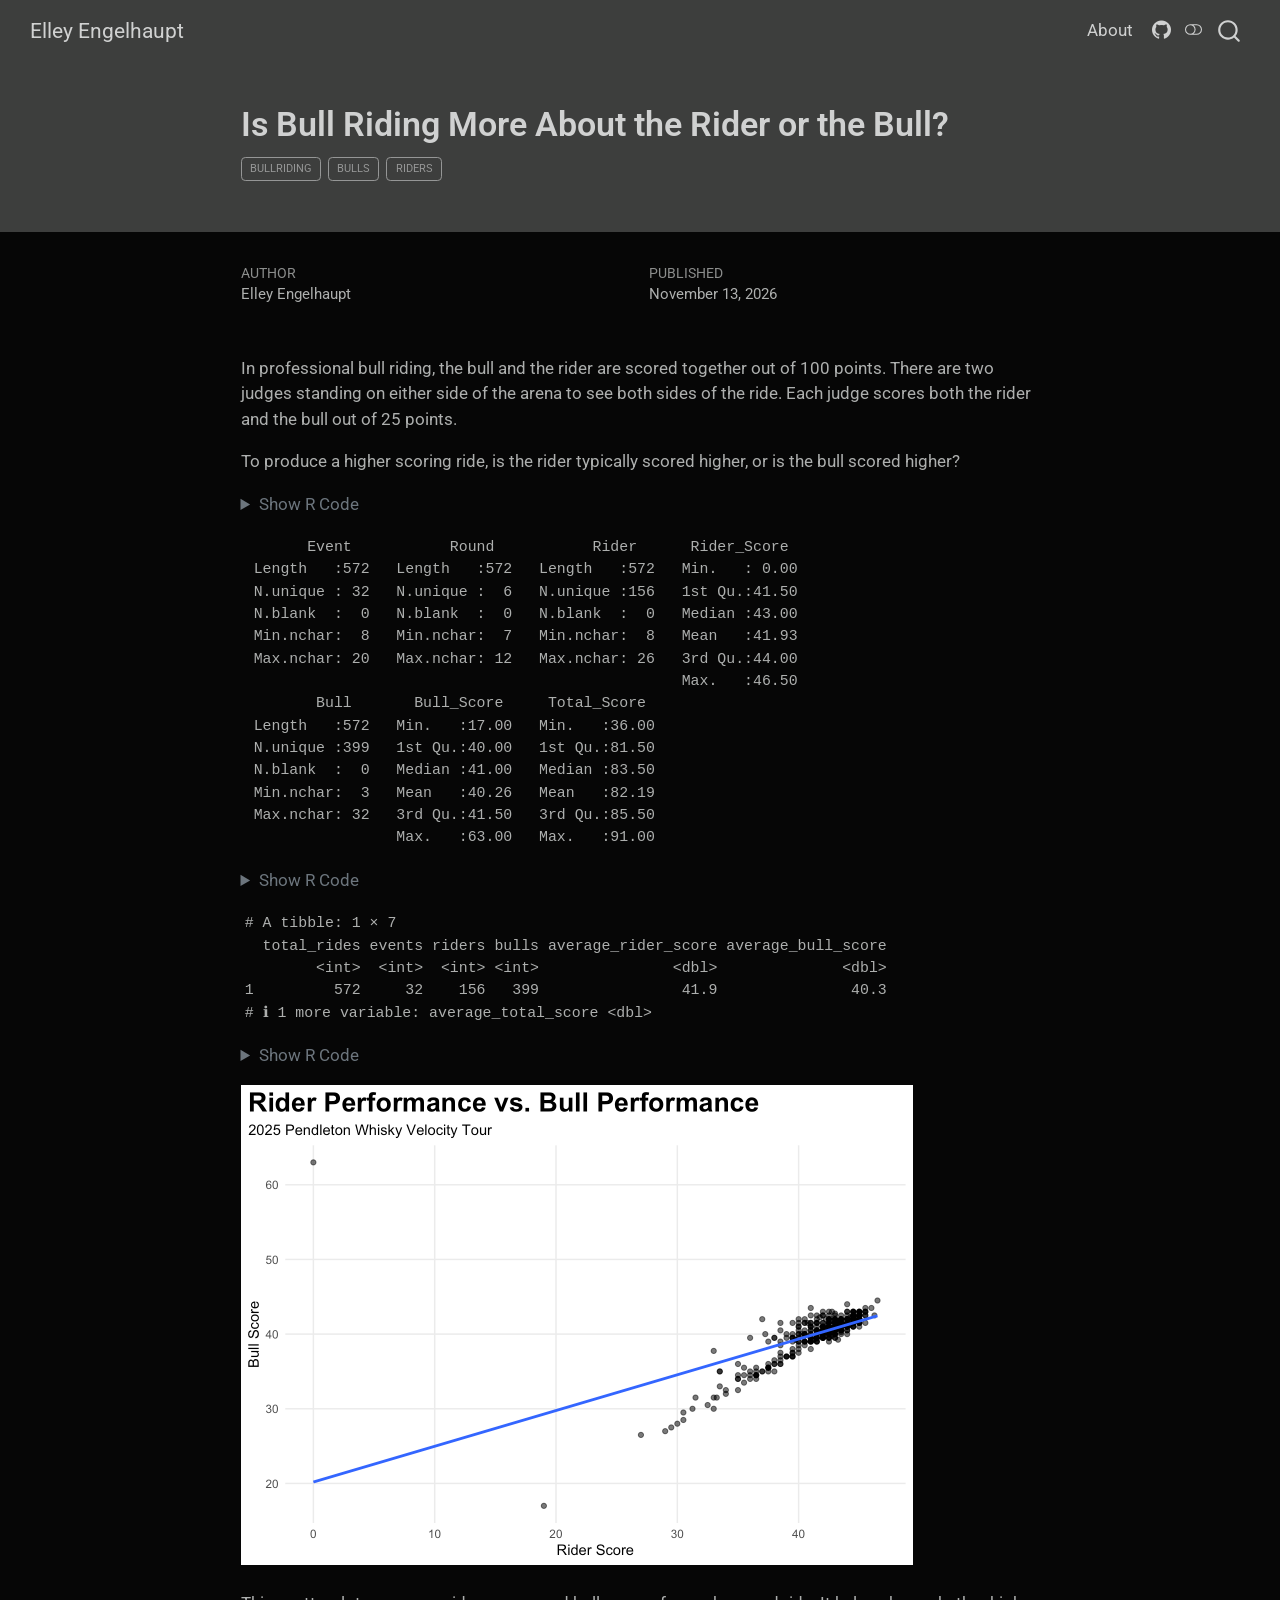
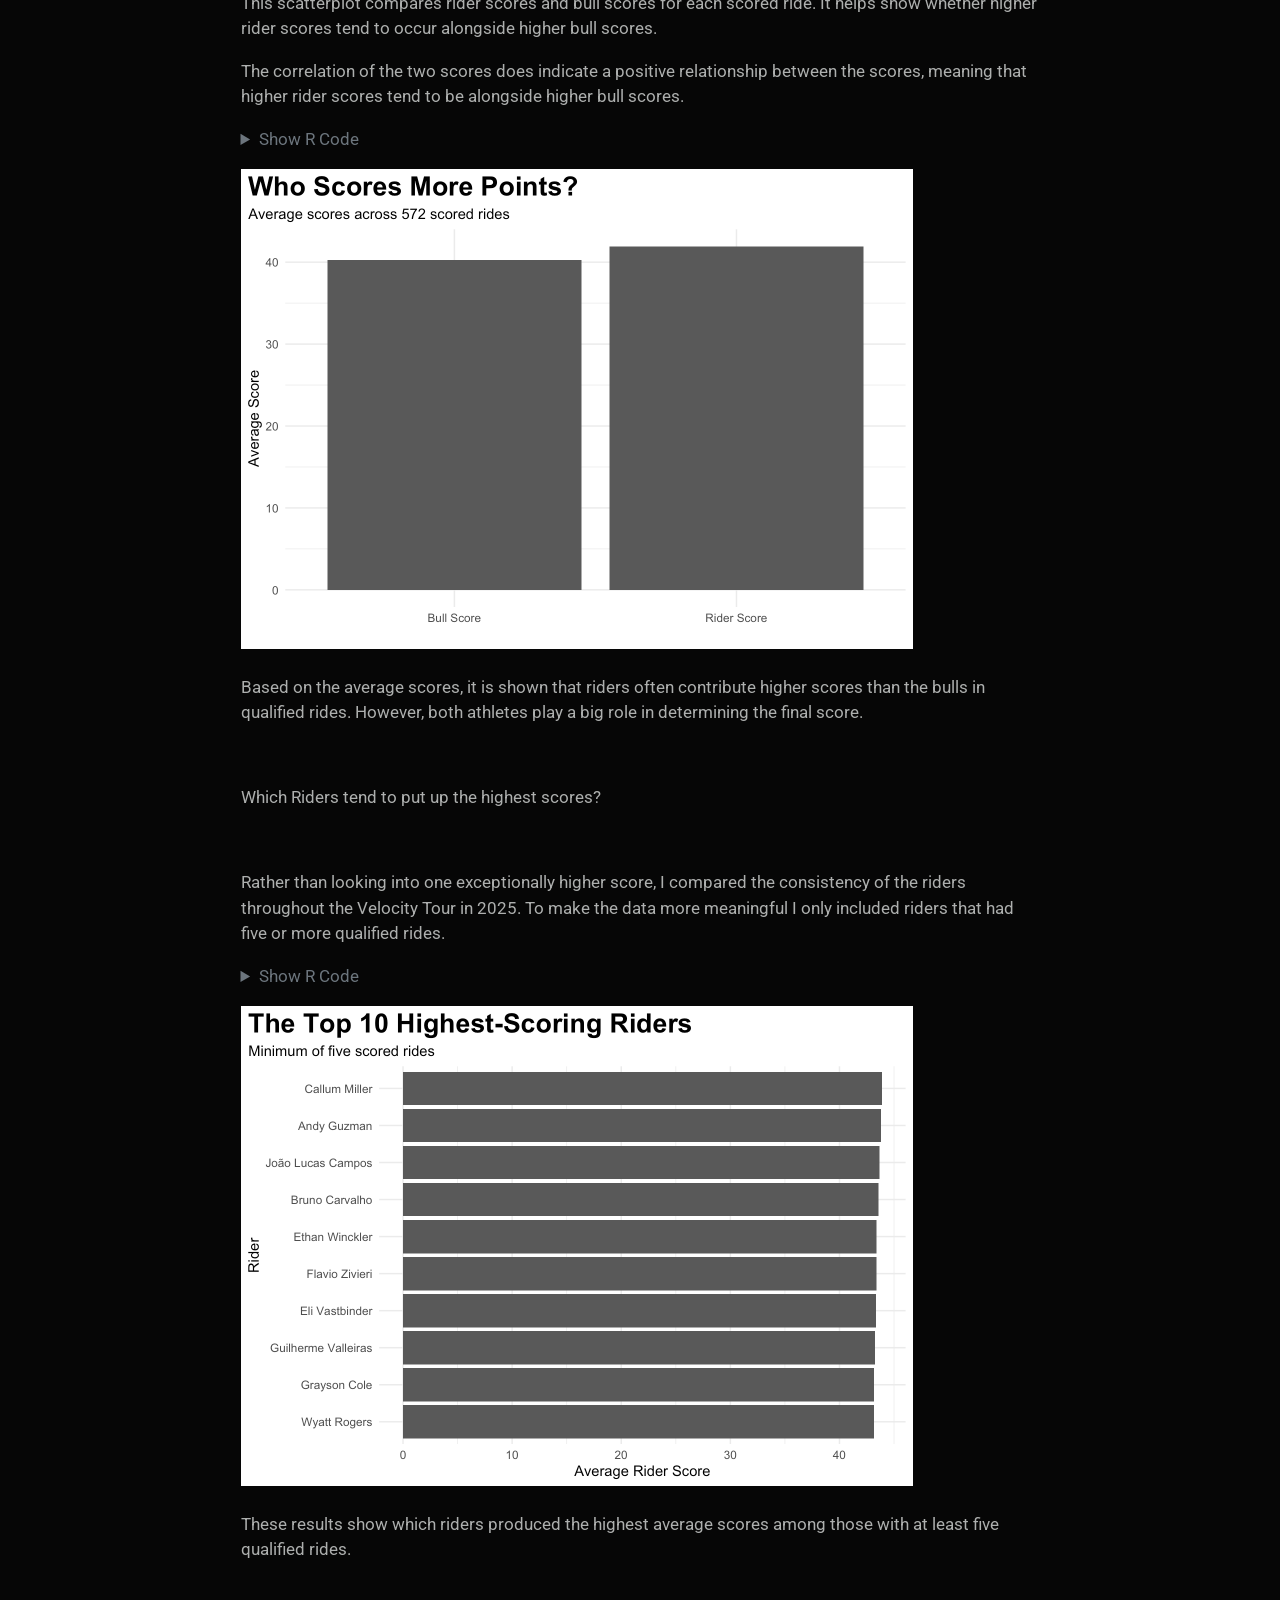
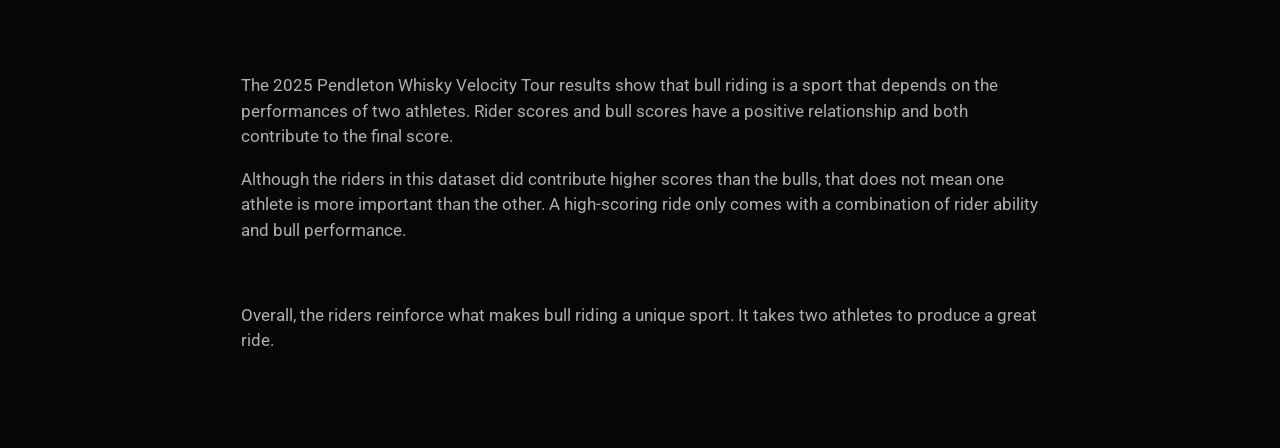
<file: posts/pbr-bull-riding-rodeo-cowboy/index.html>
<!DOCTYPE html>
<html xmlns="http://www.w3.org/1999/xhtml" lang="en" xml:lang="en"><head>

<meta charset="utf-8">
<meta name="generator" content="quarto-1.11.9">

<meta name="viewport" content="width=device-width, initial-scale=1.0, user-scalable=yes">

<meta name="author" content="Elley Engelhaupt">
<meta name="dcterms.date" content="2026-11-13">

<title>Is Bull Riding More About the Rider or the Bull? – Elley Engelhaupt</title>
<style>
/* Default styles provided by pandoc.
** See https://pandoc.org/MANUAL.html#variables-for-html for config info.
*/
span.smallcaps{font-variant: small-caps;}
div.columns{display: flex; gap: 1.5em;}
div.column{flex: auto;}
@media screen {
div.columns{gap: min(4vw, 1.5em);}
div.column{overflow-x: auto;}
}
div.hanging-indent{margin-left: 1.5em; text-indent: -1.5em;}
ul.task-list{list-style: none;}
ul.task-list li input[type="checkbox"] {
  width: 0.8em;
  margin: 0 0.8em 0.2em -1em; /* quarto-specific, see https://github.com/quarto-dev/quarto-cli/issues/4556 */ 
  vertical-align: middle;
}
/* CSS for syntax highlighting */
html { -webkit-text-size-adjust: 100%; }
pre > code.sourceCode { white-space: pre; position: relative; }
pre > code.sourceCode > span { display: inline-block; line-height: 1.25; }
pre > code.sourceCode > span:empty { height: 1.2em; }
.sourceCode { overflow: visible; }
code.sourceCode > span { color: inherit; text-decoration: inherit; }
div.sourceCode { margin: 1em 0; }
pre.sourceCode { margin: 0; }
@media screen {
div.sourceCode { overflow: auto; }
}
@media print {
pre > code.sourceCode { white-space: pre-wrap; }
pre > code.sourceCode > span { text-indent: -5em; padding-left: 5em; }
}
pre.numberSource code
  { counter-reset: source-line 0; }
pre.numberSource code > span
  { position: relative; left: -4em; counter-increment: source-line; }
pre.numberSource code > span > a:first-child::before
  { content: counter(source-line);
    position: relative; left: -1em; text-align: right; vertical-align: baseline;
    border: none; display: inline-block;
    -webkit-touch-callout: none; -webkit-user-select: none;
    -khtml-user-select: none; -moz-user-select: none;
    -ms-user-select: none; user-select: none;
    padding: 0 4px; width: 4em;
  }
pre.numberSource { margin-left: 3em;  padding-left: 4px; }
div.sourceCode
  {   }
@media screen {
pre > code.sourceCode > span > a:first-child::before { text-decoration: underline; }
}
</style>


<script src="../../site_libs/quarto-nav/quarto-nav.js"></script>
<script src="../../site_libs/quarto-nav/headroom.min.js"></script>
<script src="../../site_libs/clipboard/clipboard.min.js"></script>
<script src="../../site_libs/quarto-search/autocomplete.umd.js"></script>
<script src="../../site_libs/quarto-search/fuse.min.js"></script>
<script src="../../site_libs/quarto-search/quarto-search.js"></script>
<meta name="quarto:offset" content="../../">
<link href="../../logo.png" rel="icon" type="image/png">
<script src="../../site_libs/quarto-html/quarto.js" type="module"></script>
<script src="../../site_libs/quarto-html/tabsets/tabsets.js" type="module"></script>
<script src="../../site_libs/quarto-html/scrollable-regions/scrollable-regions.js" type="module"></script>
<script src="../../site_libs/quarto-html/popper.min.js"></script>
<script src="../../site_libs/quarto-html/tippy.umd.min.js"></script>
<script src="../../site_libs/quarto-html/anchor.min.js"></script>
<link href="../../site_libs/quarto-html/tippy.css" rel="stylesheet">
<link href="../../site_libs/quarto-html/quarto-syntax-highlighting-63b5708e65d6cd79cd7618c58d0c21e7.css" rel="stylesheet" class="quarto-color-scheme" id="quarto-text-highlighting-styles">
<link href="../../site_libs/quarto-html/quarto-syntax-highlighting-dark-447e42e69aaa9833c0ba1b986f430b20.css" rel="stylesheet" class="quarto-color-scheme quarto-color-alternate" id="quarto-text-highlighting-styles">
<link href="../../site_libs/quarto-html/quarto-syntax-highlighting-63b5708e65d6cd79cd7618c58d0c21e7.css" rel="stylesheet" class="quarto-color-scheme-extra" id="quarto-text-highlighting-styles">
<script src="../../site_libs/bootstrap/bootstrap.min.js"></script>
<link href="../../site_libs/bootstrap/bootstrap-icons.css" rel="stylesheet">
<link href="../../site_libs/bootstrap/bootstrap-c4d3d723468114eccfe89088fe19e3d8.min.css" rel="stylesheet" append-hash="true" class="quarto-color-scheme" id="quarto-bootstrap" data-mode="dark">
<link href="../../site_libs/bootstrap/bootstrap-dark-181d6909a009fe39f73b5212012c69f5.min.css" rel="stylesheet" append-hash="true" class="quarto-color-scheme quarto-color-alternate" id="quarto-bootstrap" data-mode="dark">
<link href="../../site_libs/bootstrap/bootstrap-c4d3d723468114eccfe89088fe19e3d8.min.css" rel="stylesheet" append-hash="true" class="quarto-color-scheme-extra" id="quarto-bootstrap" data-mode="dark">
<script id="quarto-search-options" type="application/json">{
  "location": "navbar",
  "copy-button": false,
  "collapse-after": 3,
  "panel-placement": "end",
  "type": "overlay",
  "limit": 50,
  "keyboard-shortcut": [
    "f",
    "/",
    "s"
  ],
  "show-item-context": false,
  "language": {
    "search-no-results-text": "No results",
    "search-matching-documents-text": "matching documents",
    "search-copy-link-title": "Copy link to search",
    "search-hide-matches-text": "Hide additional matches",
    "search-more-match-text": "more match in this document",
    "search-more-matches-text": "more matches in this document",
    "search-clear-button-title": "Clear",
    "search-text-placeholder": "",
    "search-detached-cancel-button-title": "Cancel",
    "search-submit-button-title": "Submit",
    "search-label": "Search"
  }
}</script>


<link rel="stylesheet" href="../../styles.css">
</head>

<body class="nav-fixed fullcontent quarto-light"><a id="quarto-skip-link" class="visually-hidden-focusable" href="#quarto-document-content">Skip to main content</a><script id="quarto-html-before-body" type="application/javascript">
    const toggleBodyColorMode = (bsSheetEl) => {
      const mode = bsSheetEl.getAttribute("data-mode");
      const bodyEl = window.document.querySelector("body");
      if (mode === "dark") {
        bodyEl.classList.add("quarto-dark");
        bodyEl.classList.remove("quarto-light");
      } else {
        bodyEl.classList.add("quarto-light");
        bodyEl.classList.remove("quarto-dark");
      }
    }
    const toggleBodyColorPrimary = () => {
      const bsSheetEl = window.document.querySelector("link#quarto-bootstrap:not([rel=disabled-stylesheet])");
      if (bsSheetEl) {
        toggleBodyColorMode(bsSheetEl);
      }
    }
    const setColorSchemeToggle = (alternate) => {
      const toggles = window.document.querySelectorAll('.quarto-color-scheme-toggle');
      for (let i=0; i < toggles.length; i++) {
        const toggle = toggles[i];
        if (toggle) {
          toggle.setAttribute("aria-checked", alternate ? "true" : "false");
          if (alternate) {
            toggle.classList.add("alternate");
          } else {
            toggle.classList.remove("alternate");
          }
        }
      }
    };
    const toggleColorMode = (alternate) => {
      // Switch the stylesheets
      const primaryStylesheets = window.document.querySelectorAll('link.quarto-color-scheme:not(.quarto-color-alternate)');
      const alternateStylesheets = window.document.querySelectorAll('link.quarto-color-scheme.quarto-color-alternate');
      manageTransitions('#quarto-margin-sidebar .nav-link', false);
      if (alternate) {
        // note: dark is layered on light, we don't disable primary!
        enableStylesheet(alternateStylesheets);
        for (const sheetNode of alternateStylesheets) {
          if (sheetNode.id === "quarto-bootstrap") {
            toggleBodyColorMode(sheetNode);
          }
        }
      } else {
        disableStylesheet(alternateStylesheets);
        enableStylesheet(primaryStylesheets)
        toggleBodyColorPrimary();
      }
      manageTransitions('#quarto-margin-sidebar .nav-link', true);
      // Switch the toggles
      setColorSchemeToggle(alternate)
    }
    // Hack to workaround the fact that safari doesn't
    // properly recolor the scrollbar when toggling (#1455).
    // Not run on load: stylesheets are set before first paint there, and
    // scrolling would undo the scroll to a URL fragment (#14973).
    // The one pixel nudge keeps the reader where they were.
    const refreshSafariScrollbar = () => {
      if (navigator.userAgent.indexOf('Safari') > 0 && navigator.userAgent.indexOf('Chrome') == -1) {
        manageTransitions("body", false);
        const scrollY = window.scrollY;
        window.scrollTo(0, scrollY > 0 ? scrollY - 1 : 1);
        setTimeout(() => {
          window.scrollTo(0, scrollY);
          manageTransitions("body", true);
        }, 40);
      }
    }
    const disableStylesheet = (stylesheets) => {
      for (let i=0; i < stylesheets.length; i++) {
        const stylesheet = stylesheets[i];
        stylesheet.rel = 'disabled-stylesheet';
      }
    }
    const enableStylesheet = (stylesheets) => {
      for (let i=0; i < stylesheets.length; i++) {
        const stylesheet = stylesheets[i];
        if(stylesheet.rel !== 'stylesheet') { // for Chrome, which will still FOUC without this check
          stylesheet.rel = 'stylesheet';
        }
      }
    }
    const manageTransitions = (selector, allowTransitions) => {
      const els = window.document.querySelectorAll(selector);
      for (let i=0; i < els.length; i++) {
        const el = els[i];
        if (allowTransitions) {
          el.classList.remove('notransition');
        } else {
          el.classList.add('notransition');
        }
      }
    }
    const isFileUrl = () => {
      return window.location.protocol === 'file:';
    }
    const hasAlternateSentinel = () => {
      let styleSentinel = getColorSchemeSentinel();
      if (styleSentinel !== null) {
        return styleSentinel === "alternate";
      } else {
        return false;
      }
    }
    const setStyleSentinel = (alternate) => {
      const value = alternate ? "alternate" : "default";
      if (!isFileUrl()) {
        window.localStorage.setItem("quarto-color-scheme", value);
      } else {
        localAlternateSentinel = value;
      }
    }
    const getColorSchemeSentinel = () => {
      if (!isFileUrl()) {
        const storageValue = window.localStorage.getItem("quarto-color-scheme");
        return storageValue != null ? storageValue : localAlternateSentinel;
      } else {
        return localAlternateSentinel;
      }
    }
    const toggleGiscusIfUsed = (isAlternate, darkModeDefault) => {
      const baseTheme = document.querySelector('#giscus-base-theme')?.value ?? 'light';
      const alternateTheme = document.querySelector('#giscus-alt-theme')?.value ?? 'dark';
      let newTheme = '';
      if(authorPrefersDark) {
        newTheme = isAlternate ? baseTheme : alternateTheme;
      } else {
        newTheme = isAlternate ? alternateTheme : baseTheme;
      }
      const changeGiscusTheme = () => {
        // From: https://github.com/giscus/giscus/issues/336
        const sendMessage = (message) => {
          const iframe = document.querySelector('iframe.giscus-frame');
          if (!iframe) return;
          iframe.contentWindow.postMessage({ giscus: message }, 'https://giscus.app');
        }
        sendMessage({
          setConfig: {
            theme: newTheme
          }
        });
      }
      const isGiscussLoaded = window.document.querySelector('iframe.giscus-frame') !== null;
      if (isGiscussLoaded) {
        changeGiscusTheme();
      }
    };
    const authorPrefersDark = false;
    const darkModeDefault = authorPrefersDark;
      document.querySelector('link#quarto-text-highlighting-styles.quarto-color-scheme-extra').rel = 'disabled-stylesheet';
      document.querySelector('link#quarto-bootstrap.quarto-color-scheme-extra').rel = 'disabled-stylesheet';
    let localAlternateSentinel = darkModeDefault ? 'alternate' : 'default';
    // Dark / light mode switch
    window.quartoToggleColorScheme = () => {
      // Read the current dark / light value
      let toAlternate = !hasAlternateSentinel();
      toggleColorMode(toAlternate);
      refreshSafariScrollbar();
      setStyleSentinel(toAlternate);
      toggleGiscusIfUsed(toAlternate, darkModeDefault);
      window.dispatchEvent(new Event('resize'));
    };
    // Switch to dark mode if need be
    if (hasAlternateSentinel()) {
      toggleColorMode(true);
    } else {
      toggleColorMode(false);
    }
  </script>

<div id="quarto-search-results"></div>
  <header id="quarto-header" class="headroom fixed-top quarto-banner">
    <nav class="navbar navbar-expand-lg " data-bs-theme="dark" aria-label="Site">
      <div class="navbar-container container-fluid">
      <div class="navbar-brand-container mx-auto">
    <a class="navbar-brand" href="../../index.html">
    <span class="navbar-title">Elley Engelhaupt</span>
    </a>
  </div>
          <button class="navbar-toggler" type="button" data-bs-toggle="collapse" data-bs-target="#navbarCollapse" aria-controls="navbarCollapse" aria-expanded="false" aria-label="Toggle navigation" onclick="if (window.quartoToggleHeadroom) { window.quartoToggleHeadroom(); }">
  <span class="navbar-toggler-icon"></span>
</button>
          <div class="collapse navbar-collapse" id="navbarCollapse">
            <ul class="navbar-nav navbar-nav-scroll ms-auto">
  <li class="nav-item">
    <a class="nav-link" href="../../about.html"> 
<span class="menu-text">About</span></a>
  </li>  
  <li class="nav-item compact">
    <a class="nav-link" href="https://github.com/elleyengelhaupt"> <i class="bi bi-github" role="img">
</i> 
<span class="menu-text"></span></a>
  </li>  
</ul>
          </div> <!-- /navcollapse -->
            <div class="quarto-navbar-tools">
  <button type="button" role="switch" aria-checked="false" class="quarto-color-scheme-toggle quarto-navigation-tool  px-1" onclick="window.quartoToggleColorScheme(); return false;" title="Toggle dark mode" aria-label="Toggle dark mode"><i class="bi"></i></button>
</div>
            <div id="quarto-search" class="" title="Search"></div>
      </div> <!-- /container-fluid -->
    </nav>
</header>
<!-- content -->
<header id="title-block-header" class="quarto-title-block default page-columns page-full">
  <div class="quarto-title-banner page-columns page-full">
    <div class="quarto-title column-body">
      <h1 class="title">Is Bull Riding More About the Rider or the Bull?</h1>
                                <div class="quarto-categories">
                <div class="quarto-category">bullriding</div>
                <div class="quarto-category">bulls</div>
                <div class="quarto-category">riders</div>
              </div>
                  </div>
  </div>
    
  
  <div class="quarto-title-meta">

      <div>
      <div class="quarto-title-meta-heading">Author</div>
      <div class="quarto-title-meta-contents">
               <p>Elley Engelhaupt </p>
            </div>
    </div>
      
      <div>
      <div class="quarto-title-meta-heading">Published</div>
      <div class="quarto-title-meta-contents">
        <p class="date">November 13, 2026</p>
      </div>
    </div>
    
      
    </div>
    
  
  </header><div id="quarto-content" class="quarto-container page-columns page-rows-contents page-layout-article page-navbar">
<!-- sidebar -->
<!-- margin-sidebar -->
    
<!-- main -->
<main class="content quarto-banner-title-block" id="quarto-document-content" tabindex="-1">






<p>In professional bull riding, the bull and the rider are scored together out of 100 points. There are two judges standing on either side of the arena to see both sides of the ride. Each judge scores both the rider and the bull out of 25 points.</p>
<p>To produce a higher scoring ride, is the rider typically scored higher, or is the bull scored higher?</p>
<div class="cell">
<details class="code-fold">
<summary>Show R Code</summary>
<div class="code-copy-outer-scaffold"><div class="sourceCode cell-code" id="cb1"><pre class="sourceCode r code-with-copy"><code class="sourceCode r"><span id="cb1-1"><a href="#cb1-1" aria-hidden="true" tabindex="-1"></a><span class="fu">library</span>(tidyverse)</span>
<span id="cb1-2"><a href="#cb1-2" aria-hidden="true" tabindex="-1"></a><span class="fu">library</span>(tidyr)</span>
<span id="cb1-3"><a href="#cb1-3" aria-hidden="true" tabindex="-1"></a>bullriding <span class="ot">&lt;-</span> <span class="fu">read_csv</span>(<span class="st">"velocitytour25.csv"</span>)</span>
<span id="cb1-4"><a href="#cb1-4" aria-hidden="true" tabindex="-1"></a><span class="fu">summary</span>(bullriding)</span></code></pre></div><button title="Copy to Clipboard" class="code-copy-button"><i class="bi"></i></button></div>
</details>
<div class="cell-output cell-output-stdout">
<pre><code>       Event           Round           Rider      Rider_Score   
 Length   :572   Length   :572   Length   :572   Min.   : 0.00  
 N.unique : 32   N.unique :  6   N.unique :156   1st Qu.:41.50  
 N.blank  :  0   N.blank  :  0   N.blank  :  0   Median :43.00  
 Min.nchar:  8   Min.nchar:  7   Min.nchar:  8   Mean   :41.93  
 Max.nchar: 20   Max.nchar: 12   Max.nchar: 26   3rd Qu.:44.00  
                                                 Max.   :46.50  
        Bull       Bull_Score     Total_Score   
 Length   :572   Min.   :17.00   Min.   :36.00  
 N.unique :399   1st Qu.:40.00   1st Qu.:81.50  
 N.blank  :  0   Median :41.00   Median :83.50  
 Min.nchar:  3   Mean   :40.26   Mean   :82.19  
 Max.nchar: 32   3rd Qu.:41.50   3rd Qu.:85.50  
                 Max.   :63.00   Max.   :91.00  </code></pre>
</div>
<details class="code-fold">
<summary>Show R Code</summary>
<div class="code-copy-outer-scaffold"><div class="sourceCode cell-code" id="cb3"><pre class="sourceCode r code-with-copy"><code class="sourceCode r"><span id="cb3-1"><a href="#cb3-1" aria-hidden="true" tabindex="-1"></a>bullriding <span class="sc">|&gt;</span></span>
<span id="cb3-2"><a href="#cb3-2" aria-hidden="true" tabindex="-1"></a>  <span class="fu">summarise</span>(</span>
<span id="cb3-3"><a href="#cb3-3" aria-hidden="true" tabindex="-1"></a>    <span class="at">total_rides =</span> <span class="fu">n</span>(),</span>
<span id="cb3-4"><a href="#cb3-4" aria-hidden="true" tabindex="-1"></a>    <span class="at">events =</span> <span class="fu">n_distinct</span>(Event),</span>
<span id="cb3-5"><a href="#cb3-5" aria-hidden="true" tabindex="-1"></a>    <span class="at">riders =</span> <span class="fu">n_distinct</span>(Rider),</span>
<span id="cb3-6"><a href="#cb3-6" aria-hidden="true" tabindex="-1"></a>    <span class="at">bulls =</span> <span class="fu">n_distinct</span>(Bull),</span>
<span id="cb3-7"><a href="#cb3-7" aria-hidden="true" tabindex="-1"></a>    <span class="at">average_rider_score =</span> <span class="fu">mean</span>(Rider_Score),</span>
<span id="cb3-8"><a href="#cb3-8" aria-hidden="true" tabindex="-1"></a>    <span class="at">average_bull_score =</span> <span class="fu">mean</span>(Bull_Score),</span>
<span id="cb3-9"><a href="#cb3-9" aria-hidden="true" tabindex="-1"></a>    <span class="at">average_total_score =</span> <span class="fu">mean</span>(Total_Score)</span>
<span id="cb3-10"><a href="#cb3-10" aria-hidden="true" tabindex="-1"></a>  )</span></code></pre></div><button title="Copy to Clipboard" class="code-copy-button"><i class="bi"></i></button></div>
</details>
<div class="cell-output cell-output-stdout">
<pre><code># A tibble: 1 × 7
  total_rides events riders bulls average_rider_score average_bull_score
        &lt;int&gt;  &lt;int&gt;  &lt;int&gt; &lt;int&gt;               &lt;dbl&gt;              &lt;dbl&gt;
1         572     32    156   399                41.9               40.3
# ℹ 1 more variable: average_total_score &lt;dbl&gt;</code></pre>
</div>
<details class="code-fold">
<summary>Show R Code</summary>
<div class="code-copy-outer-scaffold"><div class="sourceCode cell-code" id="cb5"><pre class="sourceCode r code-with-copy"><code class="sourceCode r"><span id="cb5-1"><a href="#cb5-1" aria-hidden="true" tabindex="-1"></a><span class="fu">ggplot</span>(bullriding, <span class="fu">aes</span>(<span class="at">x =</span> Rider_Score, <span class="at">y =</span> Bull_Score)) <span class="sc">+</span></span>
<span id="cb5-2"><a href="#cb5-2" aria-hidden="true" tabindex="-1"></a>  <span class="fu">geom_point</span>(<span class="at">alpha =</span> <span class="fl">0.6</span>) <span class="sc">+</span></span>
<span id="cb5-3"><a href="#cb5-3" aria-hidden="true" tabindex="-1"></a>  <span class="fu">geom_smooth</span>(<span class="at">method =</span> <span class="st">"lm"</span>, <span class="at">se =</span> <span class="cn">FALSE</span>) <span class="sc">+</span></span>
<span id="cb5-4"><a href="#cb5-4" aria-hidden="true" tabindex="-1"></a>  <span class="fu">labs</span>(</span>
<span id="cb5-5"><a href="#cb5-5" aria-hidden="true" tabindex="-1"></a>    <span class="at">title =</span> <span class="st">"Rider Performance vs. Bull Performance"</span>,</span>
<span id="cb5-6"><a href="#cb5-6" aria-hidden="true" tabindex="-1"></a>    <span class="at">subtitle =</span> <span class="st">"2025 Pendleton Whisky Velocity Tour"</span>,</span>
<span id="cb5-7"><a href="#cb5-7" aria-hidden="true" tabindex="-1"></a>    <span class="at">x =</span> <span class="st">"Rider Score"</span>,</span>
<span id="cb5-8"><a href="#cb5-8" aria-hidden="true" tabindex="-1"></a>    <span class="at">y =</span> <span class="st">"Bull Score"</span></span>
<span id="cb5-9"><a href="#cb5-9" aria-hidden="true" tabindex="-1"></a>  ) <span class="sc">+</span></span>
<span id="cb5-10"><a href="#cb5-10" aria-hidden="true" tabindex="-1"></a>  <span class="fu">theme_minimal</span>() <span class="sc">+</span></span>
<span id="cb5-11"><a href="#cb5-11" aria-hidden="true" tabindex="-1"></a>  <span class="fu">theme</span>(</span>
<span id="cb5-12"><a href="#cb5-12" aria-hidden="true" tabindex="-1"></a>    <span class="at">plot.title =</span> <span class="fu">element_text</span>(<span class="at">size =</span> <span class="dv">20</span>, <span class="at">face =</span> <span class="st">"bold"</span>), <span class="at">panel.grid.minor =</span> <span class="fu">element_blank</span>(), <span class="at">plot.title.position =</span> <span class="st">"plot"</span></span>
<span id="cb5-13"><a href="#cb5-13" aria-hidden="true" tabindex="-1"></a>  )</span></code></pre></div><button title="Copy to Clipboard" class="code-copy-button"><i class="bi"></i></button></div>
</details>
<div class="cell-output-display">
<div>
<figure class="figure">
<p><img src="index_files/figure-html/unnamed-chunk-1-1.png" class="img-fluid figure-img" width="672"></p>
</figure>
</div>
</div>
</div>
<p>This scatterplot compares rider scores and bull scores for each scored ride. It helps show whether higher rider scores tend to occur alongside higher bull scores.&nbsp;</p>
<p>The correlation of the two scores does indicate a positive relationship between the scores, meaning that higher rider scores tend to be alongside higher bull scores.</p>
<div class="cell">
<details class="code-fold">
<summary>Show R Code</summary>
<div class="code-copy-outer-scaffold"><div class="sourceCode cell-code" id="cb6"><pre class="sourceCode r code-with-copy"><code class="sourceCode r"><span id="cb6-1"><a href="#cb6-1" aria-hidden="true" tabindex="-1"></a>score_comparison <span class="ot">&lt;-</span> bullriding <span class="sc">|&gt;</span></span>
<span id="cb6-2"><a href="#cb6-2" aria-hidden="true" tabindex="-1"></a>  <span class="fu">summarise</span>(</span>
<span id="cb6-3"><a href="#cb6-3" aria-hidden="true" tabindex="-1"></a>    <span class="st">`</span><span class="at">Rider Score</span><span class="st">`</span> <span class="ot">=</span> <span class="fu">mean</span>(Rider_Score),</span>
<span id="cb6-4"><a href="#cb6-4" aria-hidden="true" tabindex="-1"></a>    <span class="st">`</span><span class="at">Bull Score</span><span class="st">`</span> <span class="ot">=</span> <span class="fu">mean</span>(Bull_Score)</span>
<span id="cb6-5"><a href="#cb6-5" aria-hidden="true" tabindex="-1"></a>  ) <span class="sc">|&gt;</span></span>
<span id="cb6-6"><a href="#cb6-6" aria-hidden="true" tabindex="-1"></a>  <span class="fu">pivot_longer</span>(</span>
<span id="cb6-7"><a href="#cb6-7" aria-hidden="true" tabindex="-1"></a>    <span class="fu">everything</span>(),</span>
<span id="cb6-8"><a href="#cb6-8" aria-hidden="true" tabindex="-1"></a>    <span class="at">names_to =</span> <span class="st">"Athlete"</span>,</span>
<span id="cb6-9"><a href="#cb6-9" aria-hidden="true" tabindex="-1"></a>    <span class="at">values_to =</span> <span class="st">"Average"</span></span>
<span id="cb6-10"><a href="#cb6-10" aria-hidden="true" tabindex="-1"></a>  )</span>
<span id="cb6-11"><a href="#cb6-11" aria-hidden="true" tabindex="-1"></a></span>
<span id="cb6-12"><a href="#cb6-12" aria-hidden="true" tabindex="-1"></a><span class="fu">ggplot</span>(score_comparison, <span class="fu">aes</span>(<span class="at">x =</span> Athlete, <span class="at">y =</span> Average)) <span class="sc">+</span></span>
<span id="cb6-13"><a href="#cb6-13" aria-hidden="true" tabindex="-1"></a>  <span class="fu">geom_col</span>() <span class="sc">+</span></span>
<span id="cb6-14"><a href="#cb6-14" aria-hidden="true" tabindex="-1"></a>  <span class="fu">labs</span>(</span>
<span id="cb6-15"><a href="#cb6-15" aria-hidden="true" tabindex="-1"></a>    <span class="at">title =</span> <span class="st">"Who Scores More Points?"</span>,</span>
<span id="cb6-16"><a href="#cb6-16" aria-hidden="true" tabindex="-1"></a>    <span class="at">subtitle =</span> <span class="st">"Average scores across 572 scored rides"</span>,</span>
<span id="cb6-17"><a href="#cb6-17" aria-hidden="true" tabindex="-1"></a>    <span class="at">x =</span> <span class="st">""</span>,</span>
<span id="cb6-18"><a href="#cb6-18" aria-hidden="true" tabindex="-1"></a>    <span class="at">y =</span> <span class="st">"Average Score"</span></span>
<span id="cb6-19"><a href="#cb6-19" aria-hidden="true" tabindex="-1"></a>  ) <span class="sc">+</span></span>
<span id="cb6-20"><a href="#cb6-20" aria-hidden="true" tabindex="-1"></a>  <span class="fu">theme_minimal</span>() <span class="sc">+</span></span>
<span id="cb6-21"><a href="#cb6-21" aria-hidden="true" tabindex="-1"></a>  <span class="fu">theme</span>(</span>
<span id="cb6-22"><a href="#cb6-22" aria-hidden="true" tabindex="-1"></a>    <span class="at">plot.title =</span> <span class="fu">element_text</span>(<span class="at">size =</span> <span class="dv">20</span>, <span class="at">face =</span> <span class="st">"bold"</span>), <span class="at">plot.title.position =</span> <span class="st">"plot"</span></span>
<span id="cb6-23"><a href="#cb6-23" aria-hidden="true" tabindex="-1"></a>  )</span></code></pre></div><button title="Copy to Clipboard" class="code-copy-button"><i class="bi"></i></button></div>
</details>
<div class="cell-output-display">
<div>
<figure class="figure">
<p><img src="index_files/figure-html/unnamed-chunk-2-1.png" class="img-fluid figure-img" width="672"></p>
</figure>
</div>
</div>
</div>
<p>Based on the average scores, it is shown that riders often contribute higher scores than the bulls in qualified rides. However, both athletes play a big role in determining the final score.&nbsp;</p>
<p><br>
</p>
<p>Which Riders tend to put up the highest scores?</p>
<p><br>
</p>
<p>Rather than looking into one exceptionally higher score, I compared the consistency of the riders throughout the Velocity Tour in 2025. To make the data more meaningful I only included riders that had five or more qualified rides.</p>
<div class="cell">
<details class="code-fold">
<summary>Show R Code</summary>
<div class="code-copy-outer-scaffold"><div class="sourceCode cell-code" id="cb7"><pre class="sourceCode r code-with-copy"><code class="sourceCode r"><span id="cb7-1"><a href="#cb7-1" aria-hidden="true" tabindex="-1"></a>top_riders <span class="ot">&lt;-</span> bullriding <span class="sc">|&gt;</span></span>
<span id="cb7-2"><a href="#cb7-2" aria-hidden="true" tabindex="-1"></a>  <span class="fu">group_by</span>(Rider) <span class="sc">|&gt;</span></span>
<span id="cb7-3"><a href="#cb7-3" aria-hidden="true" tabindex="-1"></a>  <span class="fu">summarise</span>(</span>
<span id="cb7-4"><a href="#cb7-4" aria-hidden="true" tabindex="-1"></a>    <span class="at">Average_Score =</span> <span class="fu">mean</span>(Rider_Score, <span class="at">na.rm =</span> <span class="cn">TRUE</span>),</span>
<span id="cb7-5"><a href="#cb7-5" aria-hidden="true" tabindex="-1"></a>    <span class="at">Attempts =</span> <span class="fu">n</span>()</span>
<span id="cb7-6"><a href="#cb7-6" aria-hidden="true" tabindex="-1"></a>  ) <span class="sc">|&gt;</span></span>
<span id="cb7-7"><a href="#cb7-7" aria-hidden="true" tabindex="-1"></a>  <span class="fu">filter</span>(Attempts <span class="sc">&gt;=</span> <span class="dv">5</span>) <span class="sc">|&gt;</span></span>
<span id="cb7-8"><a href="#cb7-8" aria-hidden="true" tabindex="-1"></a>  <span class="fu">arrange</span>(<span class="fu">desc</span>(Average_Score)) <span class="sc">|&gt;</span></span>
<span id="cb7-9"><a href="#cb7-9" aria-hidden="true" tabindex="-1"></a>  <span class="fu">slice_head</span>(<span class="at">n =</span> <span class="dv">10</span>)</span>
<span id="cb7-10"><a href="#cb7-10" aria-hidden="true" tabindex="-1"></a></span>
<span id="cb7-11"><a href="#cb7-11" aria-hidden="true" tabindex="-1"></a><span class="fu">ggplot</span>(top_riders,</span>
<span id="cb7-12"><a href="#cb7-12" aria-hidden="true" tabindex="-1"></a>       <span class="fu">aes</span>(<span class="at">x =</span> <span class="fu">reorder</span>(Rider, Average_Score),</span>
<span id="cb7-13"><a href="#cb7-13" aria-hidden="true" tabindex="-1"></a>           <span class="at">y =</span> Average_Score)) <span class="sc">+</span></span>
<span id="cb7-14"><a href="#cb7-14" aria-hidden="true" tabindex="-1"></a>  <span class="fu">geom_col</span>() <span class="sc">+</span></span>
<span id="cb7-15"><a href="#cb7-15" aria-hidden="true" tabindex="-1"></a>  <span class="fu">coord_flip</span>() <span class="sc">+</span></span>
<span id="cb7-16"><a href="#cb7-16" aria-hidden="true" tabindex="-1"></a>  <span class="fu">labs</span>(</span>
<span id="cb7-17"><a href="#cb7-17" aria-hidden="true" tabindex="-1"></a>    <span class="at">title =</span> <span class="st">"The Top 10 Highest-Scoring Riders"</span>,</span>
<span id="cb7-18"><a href="#cb7-18" aria-hidden="true" tabindex="-1"></a>    <span class="at">subtitle =</span> <span class="st">"Minimum of five scored rides"</span>,</span>
<span id="cb7-19"><a href="#cb7-19" aria-hidden="true" tabindex="-1"></a>    <span class="at">x =</span> <span class="st">"Rider"</span>,</span>
<span id="cb7-20"><a href="#cb7-20" aria-hidden="true" tabindex="-1"></a>    <span class="at">y =</span> <span class="st">"Average Rider Score"</span></span>
<span id="cb7-21"><a href="#cb7-21" aria-hidden="true" tabindex="-1"></a>  ) <span class="sc">+</span></span>
<span id="cb7-22"><a href="#cb7-22" aria-hidden="true" tabindex="-1"></a>  <span class="fu">theme_minimal</span>() <span class="sc">+</span></span>
<span id="cb7-23"><a href="#cb7-23" aria-hidden="true" tabindex="-1"></a>  <span class="fu">theme</span>(</span>
<span id="cb7-24"><a href="#cb7-24" aria-hidden="true" tabindex="-1"></a>    <span class="at">plot.title =</span> <span class="fu">element_text</span>(<span class="at">size =</span> <span class="dv">20</span>, <span class="at">face =</span> <span class="st">"bold"</span>), <span class="at">plot.title.position =</span> <span class="st">"plot"</span></span>
<span id="cb7-25"><a href="#cb7-25" aria-hidden="true" tabindex="-1"></a>  )</span></code></pre></div><button title="Copy to Clipboard" class="code-copy-button"><i class="bi"></i></button></div>
</details>
<div class="cell-output-display">
<div>
<figure class="figure">
<p><img src="index_files/figure-html/unnamed-chunk-3-1.png" class="img-fluid figure-img" width="672"></p>
</figure>
</div>
</div>
</div>
<p>These results show which riders produced the highest average scores among those with at least five qualified rides.&nbsp;</p>
<p><br>
<br>
<br>
</p>
<p>The 2025 Pendleton Whisky Velocity Tour results show that bull riding is a sport that depends on the performances of two athletes. Rider scores and bull scores have a positive relationship and both contribute to the final score.&nbsp;</p>
<p>Although the riders in this dataset did contribute higher scores than the bulls, that does not mean one athlete is more important than the other. A high-scoring ride only comes with a combination of rider ability and bull performance.</p>
<p><br>
</p>
<p>Overall, the riders reinforce what makes bull riding a unique sport. It takes two athletes to produce a great ride.</p>



</main> <!-- /main -->
<script id="quarto-html-after-body" type="application/javascript">
  window.document.addEventListener("DOMContentLoaded", function (event) {
    // Ensure there is a toggle, if there isn't float one in the top right
    if (window.document.querySelector('.quarto-color-scheme-toggle') === null) {
      const toggle = window.document.createElement('button');
      toggle.type = "button";
      toggle.setAttribute("role", "switch");
      toggle.setAttribute("aria-checked", "false");
      toggle.classList.add('top-right');
      toggle.classList.add('quarto-color-scheme-toggle');
      toggle.setAttribute("aria-label", "Toggle dark mode");
      toggle.onclick = function() { try { window.quartoToggleColorScheme(); } catch {} return false; };
      const i = window.document.createElement("i");
      i.classList.add('bi');
      toggle.appendChild(i);
      // Put the toggle in a landmark of its own, so that landmark navigation
      // can reach it.
      //
      // The container is always a fresh direct child of body, and the toggle is
      // never moved into page furniture that the theme or the author controls.
      // The toggle is positioned against the page, so any ancestor that
      // establishes a containing block captures it: a positioned element or a
      // grid for position: absolute, and transform, filter, will-change or
      // contain for position: fixed. A direct child of body has none of these
      // to inherit, and the shift when one appears is silent and visual.
      //
      // ARIA says a document should have at most one banner, and axe reports a
      // duplicate whether or not the banners carry distinct labels. So use a
      // header when the page has no banner yet, and a named region otherwise.
      //
      // A header is a banner wherever it sits, unless it is inside sectioning
      // content, so this cannot just look at the children of body: a custom
      // page layout wraps the title block header in a plain div. An explicit
      // role="banner" always counts.
      const sectioning = 'article, aside, main, nav, section, [role="article"], [role="complementary"], [role="main"], [role="navigation"], [role="region"]';
      const hasBanner = Array.from(
        window.document.querySelectorAll('header:not([role]), [role="banner"]')
      ).some(function(el) {
        return el.hasAttribute("role") || el.closest(sectioning) === null;
      });
      const container = window.document.createElement(hasBanner ? "div" : "header");
      if (hasBanner) {
        container.setAttribute("role", "region");
        container.setAttribute("aria-label", "Toggle dark mode");
      }
      container.classList.add('quarto-color-scheme-toggle-container');
      container.appendChild(toggle);
      window.document.body.appendChild(container);
    }
    setColorSchemeToggle(hasAlternateSentinel())
    const icon = "";
    const anchorJS = new window.AnchorJS();
    anchorJS.options = {
      placement: 'right',
      icon: icon
    };
    anchorJS.add('.anchored');
    const isCodeAnnotation = (el) => {
      for (const clz of el.classList) {
        if (clz.startsWith('code-annotation-')) {                     
          return true;
        }
      }
      return false;
    }
    const onCopySuccess = function(e) {
      // button target
      const button = e.trigger;
      // don't keep focus
      button.blur();
      // flash "checked"
      button.classList.add('code-copy-button-checked');
      var currentTitle = button.getAttribute("title");
      button.setAttribute("title", "Copied!");
      let tooltip;
      if (window.bootstrap) {
        button.setAttribute("data-bs-toggle", "tooltip");
        button.setAttribute("data-bs-placement", "left");
        button.setAttribute("data-bs-title", "Copied!");
        tooltip = new bootstrap.Tooltip(button, 
          { trigger: "manual", 
            customClass: "code-copy-button-tooltip",
            offset: [0, -8]});
        tooltip.show();    
      }
      setTimeout(function() {
        if (tooltip) {
          tooltip.hide();
          button.removeAttribute("data-bs-title");
          button.removeAttribute("data-bs-toggle");
          button.removeAttribute("data-bs-placement");
        }
        button.setAttribute("title", currentTitle);
        button.classList.remove('code-copy-button-checked');
      }, 1000);
      // clear code selection
      e.clearSelection();
    }
    const getTextToCopy = function(trigger) {
      const outerScaffold = trigger.parentElement.cloneNode(true);
      const codeEl = outerScaffold.querySelector('code');
      for (const childEl of codeEl.children) {
        if (isCodeAnnotation(childEl)) {
          childEl.remove();
        }
      }
      return codeEl.innerText;
    }
    const clipboard = new window.ClipboardJS('.code-copy-button:not([data-in-quarto-modal])', {
      text: getTextToCopy
    });
    clipboard.on('success', onCopySuccess);
    if (window.document.getElementById('quarto-embedded-source-code-modal')) {
      const clipboardModal = new window.ClipboardJS('.code-copy-button[data-in-quarto-modal]', {
        text: getTextToCopy,
        container: window.document.getElementById('quarto-embedded-source-code-modal')
      });
      clipboardModal.on('success', onCopySuccess);
    }
      var localhostRegex = new RegExp(/^(?:http|https):\/\/localhost\:?[0-9]*\//);
      var mailtoRegex = new RegExp(/^mailto:/);
        var filterRegex = new RegExp('/' + window.location.host + '/');
      var isInternal = (href) => {
          return filterRegex.test(href) || localhostRegex.test(href) || mailtoRegex.test(href);
      }
      // Inspect non-navigation links and adorn them if external
      window.quartoDecorateExternalLinks = function (root) {
     var links = (root || window.document).querySelectorAll('a[href]:not(.nav-link):not(.navbar-brand):not(.toc-action):not(.sidebar-link):not(.sidebar-item-toggle):not(.pagination-link):not(.no-external):not([aria-hidden]):not(.dropdown-item):not(.quarto-navigation-tool):not(.about-link)');
      for (var i=0; i<links.length; i++) {
        const link = links[i];
        if (!isInternal(link.href)) {
          // undo the damage that might have been done by quarto-nav.js in the case of
          // links that we want to consider external
          if (link.dataset.originalHref !== undefined) {
            link.href = link.dataset.originalHref;
          }
          if (!link.classList.contains('no-external-icon')) {
          }
        }
      }
      };
      window.quartoDecorateExternalLinks(window.document);
    // Esc closes the popup (WCAG 1.4.13) and focus leaving both trigger and
    // popup closes it (WCAG 2.4.11); tippy handles neither for interactive popups.
    const hideOnEscAndFocusOut = {
      name: 'hideOnEscAndFocusOut',
      defaultValue: true,
      fn(instance) {
        const dismiss = () => {
          // A show scheduled by the trigger delay would otherwise reopen it
          instance.clearDelayTimeouts();
          instance.hide();
        };
        const onKeyDown = (event) => {
          if (event.key !== 'Escape') {
            return;
          }
          // Keep Esc from also reaching page handlers (e.g. reveal.js overview),
          // except an open reveal.js slide menu, which Esc should close too.
          // The menu handles keys only when its keyboard option is on.
          const menuHandlesEsc = window.Reveal?.getPlugin?.('menu')?.isOpen() &&
            window.Reveal.getConfig().menu?.keyboard !== false;
          if (!menuHandlesEsc) {
            event.stopPropagation();
          }
          if (instance.popper.contains(window.document.activeElement)) {
            // Disabled while refocusing so the focus trigger does not reopen it
            instance.disable();
            instance.reference.focus();
            instance.enable();
          }
          dismiss();
        };
        const onFocusOut = (event) => {
          const target = event.relatedTarget;
          if (target && !instance.reference.contains(target) &&
              !instance.popper.contains(target)) {
            dismiss();
          }
        };
        // On the trigger too: a click trigger (code-annotations: select) has no
        // blur handling. Attached for the instance's lifetime so leaving the
        // trigger also cancels a show still pending on the trigger delay.
        instance.reference.addEventListener('focusout', onFocusOut);
        return {
          onShow() {
            window.document.addEventListener('keydown', onKeyDown, true);
            instance.popper.addEventListener('focusout', onFocusOut);
          },
          onHide() {
            window.document.removeEventListener('keydown', onKeyDown, true);
            instance.popper.removeEventListener('focusout', onFocusOut);
          },
          onDestroy() {
            instance.reference.removeEventListener('focusout', onFocusOut);
          },
        };
      },
    };
    function tippyHover(el, contentFn, onTriggerFn, onUntriggerFn) {
      const config = {
        allowHTML: true,
        maxWidth: 500,
        delay: 100,
        arrow: false,
        appendTo: function(el) {
            return el.parentElement;
        },
        interactive: true,
        interactiveBorder: 10,
        theme: 'quarto',
        placement: 'bottom-start',
        plugins: [hideOnEscAndFocusOut],
      };
      if (contentFn) {
        config.content = contentFn;
      }
      if (onTriggerFn) {
        config.onTrigger = onTriggerFn;
      }
      if (onUntriggerFn) {
        config.onUntrigger = onUntriggerFn;
      }
      window.tippy(el, config); 
    }
    const noterefs = window.document.querySelectorAll('a[role="doc-noteref"]');
    for (var i=0; i<noterefs.length; i++) {
      const ref = noterefs[i];
      tippyHover(ref, function() {
        // use id or data attribute instead here
        let href = ref.getAttribute('data-footnote-href') || ref.getAttribute('href');
        try { href = new URL(href).hash; } catch {}
        const id = href.replace(/^#\/?/, "");
        const note = window.document.getElementById(id);
        if (note) {
          return note.innerHTML;
        } else {
          return "";
        }
      });
    }
    const xrefs = window.document.querySelectorAll('a.quarto-xref');
    const processXRef = (id, note) => {
      // Strip column container classes
      const stripColumnClz = (el) => {
        el.classList.remove("page-full", "page-columns");
        if (el.children) {
          for (const child of el.children) {
            stripColumnClz(child);
          }
        }
      }
      stripColumnClz(note)
      if (id === null || id.startsWith('sec-')) {
        // Special case sections, only their first couple elements
        const container = document.createElement("div");
        if (note.children && note.children.length > 2) {
          container.appendChild(note.children[0].cloneNode(true));
          for (let i = 1; i < note.children.length; i++) {
            const child = note.children[i];
            if (child.tagName === "P" && child.innerText === "") {
              continue;
            } else {
              container.appendChild(child.cloneNode(true));
              break;
            }
          }
          if (window.Quarto?.typesetMath) {
            window.Quarto.typesetMath(container);
          }
          return container.innerHTML
        } else {
          if (window.Quarto?.typesetMath) {
            window.Quarto.typesetMath(note);
          }
          return note.innerHTML;
        }
      } else {
        // Remove any anchor links if they are present
        const anchorLink = note.querySelector('a.anchorjs-link');
        if (anchorLink) {
          anchorLink.remove();
        }
        if (window.Quarto?.typesetMath) {
          window.Quarto.typesetMath(note);
        }
        if (note.classList.contains("callout")) {
          return note.outerHTML;
        } else {
          return note.innerHTML;
        }
      }
    }
    for (var i=0; i<xrefs.length; i++) {
      const xref = xrefs[i];
      tippyHover(xref, undefined, function(instance) {
        instance.disable();
        let url = xref.getAttribute('href');
        let hash = undefined; 
        if (url.startsWith('#')) {
          hash = url;
        } else {
          try { hash = new URL(url).hash; } catch {}
        }
        if (hash) {
          const id = hash.replace(/^#\/?/, "");
          const note = window.document.getElementById(id);
          if (note !== null) {
            try {
              const html = processXRef(id, note.cloneNode(true));
              instance.setContent(html);
            } finally {
              instance.enable();
              instance.show();
            }
          } else {
            // See if we can fetch this
            fetch(url.split('#')[0])
            .then(res => res.text())
            .then(html => {
              const parser = new DOMParser();
              const htmlDoc = parser.parseFromString(html, "text/html");
              const note = htmlDoc.getElementById(id);
              if (note !== null) {
                const html = processXRef(id, note);
                instance.setContent(html);
              } 
            }).finally(() => {
              instance.enable();
              instance.show();
            });
          }
        } else {
          // See if we can fetch a full url (with no hash to target)
          // This is a special case and we should probably do some content thinning / targeting
          fetch(url)
          .then(res => res.text())
          .then(html => {
            const parser = new DOMParser();
            const htmlDoc = parser.parseFromString(html, "text/html");
            const note = htmlDoc.querySelector('main.content');
            if (note !== null) {
              // This should only happen for chapter cross references
              // (since there is no id in the URL)
              // remove the first header
              if (note.children.length > 0 && note.children[0].tagName === "HEADER") {
                note.children[0].remove();
              }
              const html = processXRef(null, note);
              instance.setContent(html);
            } 
          }).finally(() => {
            instance.enable();
            instance.show();
          });
        }
      }, function(instance) {
      });
    }
        let selectedAnnoteEl;
        const selectorForAnnotation = ( cell, annotation) => {
          let cellAttr = 'data-code-cell="' + cell + '"';
          let lineAttr = 'data-code-annotation="' +  annotation + '"';
          const selector = 'span[' + cellAttr + '][' + lineAttr + ']';
          return selector;
        }
        const selectCodeLines = (annoteEl) => {
          const doc = window.document;
          const targetCell = annoteEl.getAttribute("data-target-cell");
          const targetAnnotation = annoteEl.getAttribute("data-target-annotation");
          const annoteSpan = window.document.querySelector(selectorForAnnotation(targetCell, targetAnnotation));
          const lines = annoteSpan.getAttribute("data-code-lines").split(",");
          const lineIds = lines.map((line) => {
            return targetCell + "-" + line;
          })
          // Each band is positioned against its own containing block, which is
          // not the offsetParent of the lines, so place it from client rects.
          const placeBand = (band, firstEl, lastEl, codeBlock) => {
            const container = band.offsetParent;
            if (container === null) {
              return;
            }
            const containerRect = container.getBoundingClientRect();
            // Reveal.js scales slides with a transform, so convert client
            // pixels back to the CSS pixels of the container.
            const scale = containerRect.height / container.offsetHeight || 1;
            const firstRect = firstEl.getBoundingClientRect();
            const lastRect = lastEl.getBoundingClientRect();
            const top = (firstRect.top - containerRect.top) / scale - container.clientTop + container.scrollTop;
            const height = (lastRect.bottom - firstRect.top) / scale;
            band.style.top = top - 2 + "px";
            band.style.height = height + 4 + "px";
            if (codeBlock) {
              // Without the copy button wrapper, the containing block is wider
              // than the code block, so span the code block explicitly.
              const blockRect = codeBlock.getBoundingClientRect();
              band.style.left = (blockRect.left - containerRect.left) / scale - container.clientLeft + container.scrollLeft + "px";
              band.style.width = blockRect.width / scale + "px";
            }
          };
          if (lineIds.length > 0) {
            const el = window.document.getElementById(lineIds[0]);
            const lastEl = window.document.getElementById(lineIds[lineIds.length - 1]);
            const parent = el.parentElement.parentElement;
            // cook up a div (if necessary) and position it
            let div = window.document.getElementById("code-annotation-line-highlight");
            if (div === null) {
              div = window.document.createElement("div");
              div.setAttribute("id", "code-annotation-line-highlight");
              div.style.position = 'absolute';
              parent.appendChild(div);
            }
            placeBand(div, el, lastEl, parent.closest("div.sourceCode") || parent);
            let gutterDiv = window.document.getElementById("code-annotation-line-highlight-gutter");
            if (gutterDiv === null) {
              gutterDiv = window.document.createElement("div");
              gutterDiv.setAttribute("id", "code-annotation-line-highlight-gutter");
              gutterDiv.style.position = 'absolute';
              const codeCell = window.document.getElementById(targetCell);
              const gutter = codeCell.querySelector('.code-annotation-gutter');
              gutter.appendChild(gutterDiv);
            }
            placeBand(gutterDiv, el, lastEl);
            selectedAnnoteEl = annoteEl;
          }
        };
        const unselectCodeLines = () => {
          const elementsIds = ["code-annotation-line-highlight", "code-annotation-line-highlight-gutter"];
          elementsIds.forEach((elId) => {
            const div = window.document.getElementById(elId);
            if (div) {
              div.remove();
            }
          });
          selectedAnnoteEl = undefined;
        };
          // Handle positioning of the toggle
      window.addEventListener(
        "resize",
        throttle(() => {
          elRect = undefined;
          if (selectedAnnoteEl) {
            selectCodeLines(selectedAnnoteEl);
          }
        }, 10)
      );
      function throttle(fn, ms) {
      let throttle = false;
      let timer;
        return (...args) => {
          if(!throttle) { // first call gets through
              fn.apply(this, args);
              throttle = true;
          } else { // all the others get throttled
              if(timer) clearTimeout(timer); // cancel #2
              timer = setTimeout(() => {
                fn.apply(this, args);
                timer = throttle = false;
              }, ms);
          }
        };
      }
        // Attach click handler to the DT
        const annoteDls = window.document.querySelectorAll('dt[data-target-cell]');
        for (const annoteDlNode of annoteDls) {
          annoteDlNode.addEventListener('click', (event) => {
            const clickedEl = event.target;
            if (clickedEl !== selectedAnnoteEl) {
              unselectCodeLines();
              const activeEl = window.document.querySelector('dt[data-target-cell].code-annotation-active');
              if (activeEl) {
                activeEl.classList.remove('code-annotation-active');
              }
              selectCodeLines(clickedEl);
              clickedEl.classList.add('code-annotation-active');
            } else {
              // Unselect the line
              unselectCodeLines();
              clickedEl.classList.remove('code-annotation-active');
            }
          });
        }
    const findCites = (el) => {
      const parentEl = el.parentElement;
      if (parentEl) {
        const cites = parentEl.dataset.cites;
        if (cites) {
          return {
            el,
            cites: cites.split(' ')
          };
        } else {
          return findCites(el.parentElement)
        }
      } else {
        return undefined;
      }
    };
    var bibliorefs = window.document.querySelectorAll('a[role="doc-biblioref"]');
    for (var i=0; i<bibliorefs.length; i++) {
      const ref = bibliorefs[i];
      const citeInfo = findCites(ref);
      if (citeInfo) {
        tippyHover(citeInfo.el, function() {
          var popup = window.document.createElement('div');
          citeInfo.cites.forEach(function(cite) {
            var citeDiv = window.document.createElement('div');
            citeDiv.classList.add('hanging-indent');
            citeDiv.classList.add('csl-entry');
            var biblioDiv = window.document.getElementById('ref-' + cite);
            if (biblioDiv) {
              citeDiv.innerHTML = biblioDiv.innerHTML;
            }
            popup.appendChild(citeDiv);
          });
          return popup.innerHTML;
        });
      }
    }
  });
  </script>
  <script type="application/javascript">
  window.quartoScrollableRegionsLabels = {"code":"Scrollable code","output":"Scrollable output"};
  </script>
</div> <!-- /content -->




</body></html>
</file>
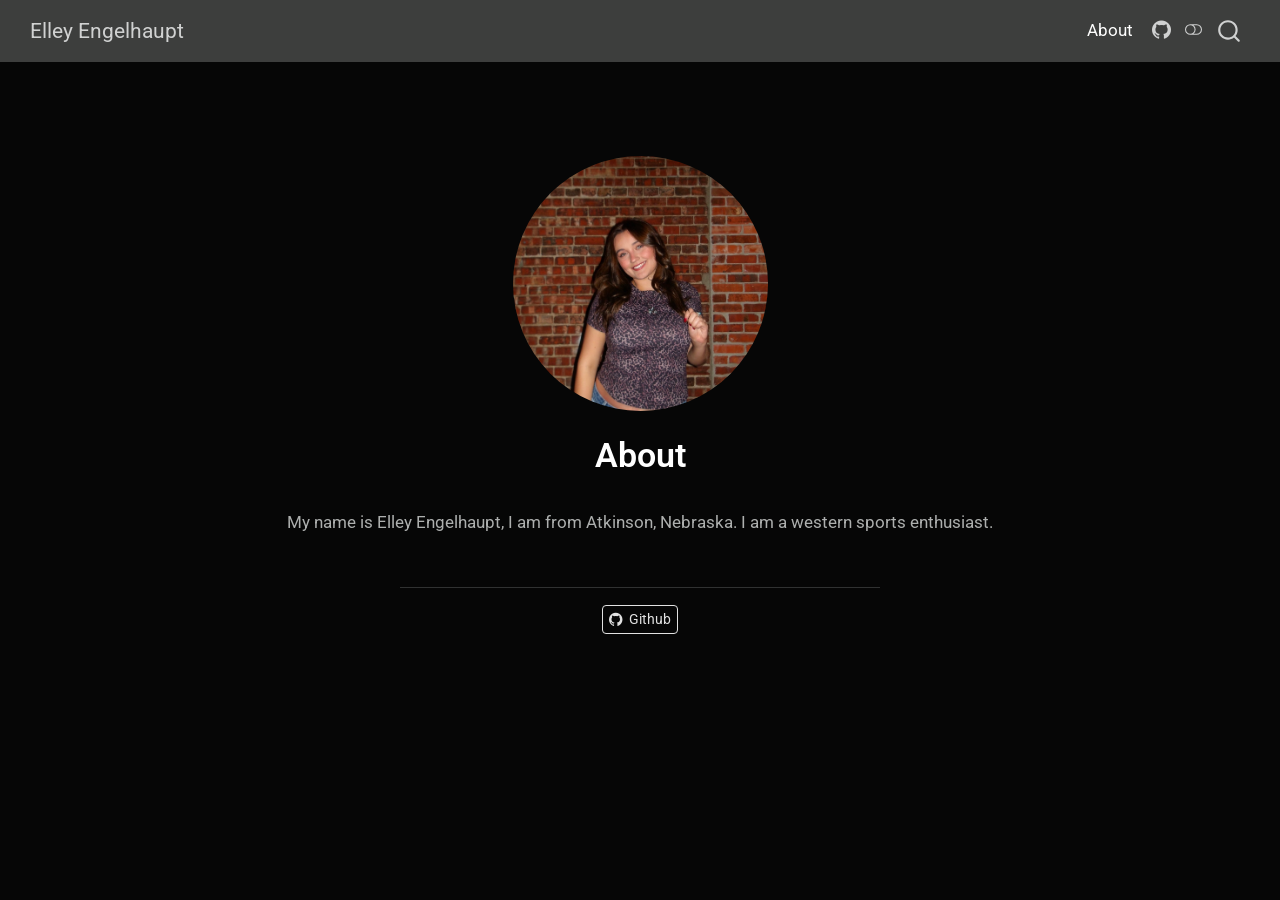
<file: about.html>
<!DOCTYPE html>
<html xmlns="http://www.w3.org/1999/xhtml" lang="en" xml:lang="en"><head>

<meta charset="utf-8">
<meta name="generator" content="quarto-1.11.9">

<meta name="viewport" content="width=device-width, initial-scale=1.0, user-scalable=yes">


<title>About – Elley Engelhaupt</title>
<style>
/* Default styles provided by pandoc.
** See https://pandoc.org/MANUAL.html#variables-for-html for config info.
*/
span.smallcaps{font-variant: small-caps;}
div.columns{display: flex; gap: 1.5em;}
div.column{flex: auto;}
@media screen {
div.columns{gap: min(4vw, 1.5em);}
div.column{overflow-x: auto;}
}
div.hanging-indent{margin-left: 1.5em; text-indent: -1.5em;}
ul.task-list{list-style: none;}
ul.task-list li input[type="checkbox"] {
  width: 0.8em;
  margin: 0 0.8em 0.2em -1em; /* quarto-specific, see https://github.com/quarto-dev/quarto-cli/issues/4556 */ 
  vertical-align: middle;
}
</style>


<script src="site_libs/quarto-nav/quarto-nav.js"></script>
<script src="site_libs/quarto-nav/headroom.min.js"></script>
<script src="site_libs/clipboard/clipboard.min.js"></script>
<script src="site_libs/quarto-search/autocomplete.umd.js"></script>
<script src="site_libs/quarto-search/fuse.min.js"></script>
<script src="site_libs/quarto-search/quarto-search.js"></script>
<meta name="quarto:offset" content="./">
<link href="./logo.png" rel="icon" type="image/png">
<script src="site_libs/quarto-html/quarto.js" type="module"></script>
<script src="site_libs/quarto-html/tabsets/tabsets.js" type="module"></script>
<script src="site_libs/quarto-html/scrollable-regions/scrollable-regions.js" type="module"></script>
<script src="site_libs/quarto-html/popper.min.js"></script>
<script src="site_libs/quarto-html/tippy.umd.min.js"></script>
<link href="site_libs/quarto-html/tippy.css" rel="stylesheet">
<link href="site_libs/quarto-html/quarto-syntax-highlighting-63b5708e65d6cd79cd7618c58d0c21e7.css" rel="stylesheet" class="quarto-color-scheme" id="quarto-text-highlighting-styles">
<link href="site_libs/quarto-html/quarto-syntax-highlighting-dark-447e42e69aaa9833c0ba1b986f430b20.css" rel="stylesheet" class="quarto-color-scheme quarto-color-alternate" id="quarto-text-highlighting-styles">
<link href="site_libs/quarto-html/quarto-syntax-highlighting-63b5708e65d6cd79cd7618c58d0c21e7.css" rel="stylesheet" class="quarto-color-scheme-extra" id="quarto-text-highlighting-styles">
<script src="site_libs/bootstrap/bootstrap.min.js"></script>
<link href="site_libs/bootstrap/bootstrap-icons.css" rel="stylesheet">
<link href="site_libs/bootstrap/bootstrap-c4d3d723468114eccfe89088fe19e3d8.min.css" rel="stylesheet" append-hash="true" class="quarto-color-scheme" id="quarto-bootstrap" data-mode="dark">
<link href="site_libs/bootstrap/bootstrap-dark-181d6909a009fe39f73b5212012c69f5.min.css" rel="stylesheet" append-hash="true" class="quarto-color-scheme quarto-color-alternate" id="quarto-bootstrap" data-mode="dark">
<link href="site_libs/bootstrap/bootstrap-c4d3d723468114eccfe89088fe19e3d8.min.css" rel="stylesheet" append-hash="true" class="quarto-color-scheme-extra" id="quarto-bootstrap" data-mode="dark">
<script id="quarto-search-options" type="application/json">{
  "location": "navbar",
  "copy-button": false,
  "collapse-after": 3,
  "panel-placement": "end",
  "type": "overlay",
  "limit": 50,
  "keyboard-shortcut": [
    "f",
    "/",
    "s"
  ],
  "show-item-context": false,
  "language": {
    "search-no-results-text": "No results",
    "search-matching-documents-text": "matching documents",
    "search-copy-link-title": "Copy link to search",
    "search-hide-matches-text": "Hide additional matches",
    "search-more-match-text": "more match in this document",
    "search-more-matches-text": "more matches in this document",
    "search-clear-button-title": "Clear",
    "search-text-placeholder": "",
    "search-detached-cancel-button-title": "Cancel",
    "search-submit-button-title": "Submit",
    "search-label": "Search"
  }
}</script>


<link rel="stylesheet" href="styles.css">
</head>

<body class="nav-fixed fullcontent quarto-light"><a id="quarto-skip-link" class="visually-hidden-focusable" href="#quarto-document-content">Skip to main content</a><script id="quarto-html-before-body" type="application/javascript">
    const toggleBodyColorMode = (bsSheetEl) => {
      const mode = bsSheetEl.getAttribute("data-mode");
      const bodyEl = window.document.querySelector("body");
      if (mode === "dark") {
        bodyEl.classList.add("quarto-dark");
        bodyEl.classList.remove("quarto-light");
      } else {
        bodyEl.classList.add("quarto-light");
        bodyEl.classList.remove("quarto-dark");
      }
    }
    const toggleBodyColorPrimary = () => {
      const bsSheetEl = window.document.querySelector("link#quarto-bootstrap:not([rel=disabled-stylesheet])");
      if (bsSheetEl) {
        toggleBodyColorMode(bsSheetEl);
      }
    }
    const setColorSchemeToggle = (alternate) => {
      const toggles = window.document.querySelectorAll('.quarto-color-scheme-toggle');
      for (let i=0; i < toggles.length; i++) {
        const toggle = toggles[i];
        if (toggle) {
          toggle.setAttribute("aria-checked", alternate ? "true" : "false");
          if (alternate) {
            toggle.classList.add("alternate");
          } else {
            toggle.classList.remove("alternate");
          }
        }
      }
    };
    const toggleColorMode = (alternate) => {
      // Switch the stylesheets
      const primaryStylesheets = window.document.querySelectorAll('link.quarto-color-scheme:not(.quarto-color-alternate)');
      const alternateStylesheets = window.document.querySelectorAll('link.quarto-color-scheme.quarto-color-alternate');
      manageTransitions('#quarto-margin-sidebar .nav-link', false);
      if (alternate) {
        // note: dark is layered on light, we don't disable primary!
        enableStylesheet(alternateStylesheets);
        for (const sheetNode of alternateStylesheets) {
          if (sheetNode.id === "quarto-bootstrap") {
            toggleBodyColorMode(sheetNode);
          }
        }
      } else {
        disableStylesheet(alternateStylesheets);
        enableStylesheet(primaryStylesheets)
        toggleBodyColorPrimary();
      }
      manageTransitions('#quarto-margin-sidebar .nav-link', true);
      // Switch the toggles
      setColorSchemeToggle(alternate)
    }
    // Hack to workaround the fact that safari doesn't
    // properly recolor the scrollbar when toggling (#1455).
    // Not run on load: stylesheets are set before first paint there, and
    // scrolling would undo the scroll to a URL fragment (#14973).
    // The one pixel nudge keeps the reader where they were.
    const refreshSafariScrollbar = () => {
      if (navigator.userAgent.indexOf('Safari') > 0 && navigator.userAgent.indexOf('Chrome') == -1) {
        manageTransitions("body", false);
        const scrollY = window.scrollY;
        window.scrollTo(0, scrollY > 0 ? scrollY - 1 : 1);
        setTimeout(() => {
          window.scrollTo(0, scrollY);
          manageTransitions("body", true);
        }, 40);
      }
    }
    const disableStylesheet = (stylesheets) => {
      for (let i=0; i < stylesheets.length; i++) {
        const stylesheet = stylesheets[i];
        stylesheet.rel = 'disabled-stylesheet';
      }
    }
    const enableStylesheet = (stylesheets) => {
      for (let i=0; i < stylesheets.length; i++) {
        const stylesheet = stylesheets[i];
        if(stylesheet.rel !== 'stylesheet') { // for Chrome, which will still FOUC without this check
          stylesheet.rel = 'stylesheet';
        }
      }
    }
    const manageTransitions = (selector, allowTransitions) => {
      const els = window.document.querySelectorAll(selector);
      for (let i=0; i < els.length; i++) {
        const el = els[i];
        if (allowTransitions) {
          el.classList.remove('notransition');
        } else {
          el.classList.add('notransition');
        }
      }
    }
    const isFileUrl = () => {
      return window.location.protocol === 'file:';
    }
    const hasAlternateSentinel = () => {
      let styleSentinel = getColorSchemeSentinel();
      if (styleSentinel !== null) {
        return styleSentinel === "alternate";
      } else {
        return false;
      }
    }
    const setStyleSentinel = (alternate) => {
      const value = alternate ? "alternate" : "default";
      if (!isFileUrl()) {
        window.localStorage.setItem("quarto-color-scheme", value);
      } else {
        localAlternateSentinel = value;
      }
    }
    const getColorSchemeSentinel = () => {
      if (!isFileUrl()) {
        const storageValue = window.localStorage.getItem("quarto-color-scheme");
        return storageValue != null ? storageValue : localAlternateSentinel;
      } else {
        return localAlternateSentinel;
      }
    }
    const toggleGiscusIfUsed = (isAlternate, darkModeDefault) => {
      const baseTheme = document.querySelector('#giscus-base-theme')?.value ?? 'light';
      const alternateTheme = document.querySelector('#giscus-alt-theme')?.value ?? 'dark';
      let newTheme = '';
      if(authorPrefersDark) {
        newTheme = isAlternate ? baseTheme : alternateTheme;
      } else {
        newTheme = isAlternate ? alternateTheme : baseTheme;
      }
      const changeGiscusTheme = () => {
        // From: https://github.com/giscus/giscus/issues/336
        const sendMessage = (message) => {
          const iframe = document.querySelector('iframe.giscus-frame');
          if (!iframe) return;
          iframe.contentWindow.postMessage({ giscus: message }, 'https://giscus.app');
        }
        sendMessage({
          setConfig: {
            theme: newTheme
          }
        });
      }
      const isGiscussLoaded = window.document.querySelector('iframe.giscus-frame') !== null;
      if (isGiscussLoaded) {
        changeGiscusTheme();
      }
    };
    const authorPrefersDark = false;
    const darkModeDefault = authorPrefersDark;
      document.querySelector('link#quarto-text-highlighting-styles.quarto-color-scheme-extra').rel = 'disabled-stylesheet';
      document.querySelector('link#quarto-bootstrap.quarto-color-scheme-extra').rel = 'disabled-stylesheet';
    let localAlternateSentinel = darkModeDefault ? 'alternate' : 'default';
    // Dark / light mode switch
    window.quartoToggleColorScheme = () => {
      // Read the current dark / light value
      let toAlternate = !hasAlternateSentinel();
      toggleColorMode(toAlternate);
      refreshSafariScrollbar();
      setStyleSentinel(toAlternate);
      toggleGiscusIfUsed(toAlternate, darkModeDefault);
      window.dispatchEvent(new Event('resize'));
    };
    // Switch to dark mode if need be
    if (hasAlternateSentinel()) {
      toggleColorMode(true);
    } else {
      toggleColorMode(false);
    }
  </script>

<div id="quarto-search-results"></div>
  <header id="quarto-header" class="headroom fixed-top">
    <nav class="navbar navbar-expand-lg " data-bs-theme="dark" aria-label="Site">
      <div class="navbar-container container-fluid">
      <div class="navbar-brand-container mx-auto">
    <a class="navbar-brand" href="./index.html">
    <span class="navbar-title">Elley Engelhaupt</span>
    </a>
  </div>
          <button class="navbar-toggler" type="button" data-bs-toggle="collapse" data-bs-target="#navbarCollapse" aria-controls="navbarCollapse" aria-expanded="false" aria-label="Toggle navigation" onclick="if (window.quartoToggleHeadroom) { window.quartoToggleHeadroom(); }">
  <span class="navbar-toggler-icon"></span>
</button>
          <div class="collapse navbar-collapse" id="navbarCollapse">
            <ul class="navbar-nav navbar-nav-scroll ms-auto">
  <li class="nav-item">
    <a class="nav-link active" href="./about.html" aria-current="page"> 
<span class="menu-text">About</span></a>
  </li>  
  <li class="nav-item compact">
    <a class="nav-link" href="https://github.com/elleyengelhaupt"> <i class="bi bi-github" role="img">
</i> 
<span class="menu-text"></span></a>
  </li>  
</ul>
          </div> <!-- /navcollapse -->
            <div class="quarto-navbar-tools">
  <button type="button" role="switch" aria-checked="false" class="quarto-color-scheme-toggle quarto-navigation-tool  px-1" onclick="window.quartoToggleColorScheme(); return false;" title="Toggle dark mode" aria-label="Toggle dark mode"><i class="bi"></i></button>
</div>
            <div id="quarto-search" class="" title="Search"></div>
      </div> <!-- /container-fluid -->
    </nav>
</header>
<!-- content -->
<div id="quarto-content" class="quarto-container page-columns page-rows-contents page-layout-article page-navbar">
<!-- sidebar -->
<!-- margin-sidebar -->
    
<!-- main -->
<div class="quarto-about-jolla">
  <img src="IMG_8469.jpg" class="about-image
  round " style="height: 15em; width: 15em;">
 <header id="title-block-header" class="quarto-title-block default">
<div class="quarto-title">
<h1 class="title">About</h1>
</div>
<div class="quarto-title-meta">
  </div>
</header><main class="content" id="quarto-document-content" tabindex="-1">

<p>My name is Elley Engelhaupt, I am from Atkinson, Nebraska. I am a western sports enthusiast.</p>


</main> 
  <hr class="about-sep">
   <div class="about-links">
  <a href="https://github.com/elleyengelhaupt" class="about-link" rel="" target="">
    <i class="bi bi-github"></i>
     <span class="about-link-text">Github</span>
  </a>
</div>
</div>
 <!-- /main -->
<script id="quarto-html-after-body" type="application/javascript">
  window.document.addEventListener("DOMContentLoaded", function (event) {
    // Ensure there is a toggle, if there isn't float one in the top right
    if (window.document.querySelector('.quarto-color-scheme-toggle') === null) {
      const toggle = window.document.createElement('button');
      toggle.type = "button";
      toggle.setAttribute("role", "switch");
      toggle.setAttribute("aria-checked", "false");
      toggle.classList.add('top-right');
      toggle.classList.add('quarto-color-scheme-toggle');
      toggle.setAttribute("aria-label", "Toggle dark mode");
      toggle.onclick = function() { try { window.quartoToggleColorScheme(); } catch {} return false; };
      const i = window.document.createElement("i");
      i.classList.add('bi');
      toggle.appendChild(i);
      // Put the toggle in a landmark of its own, so that landmark navigation
      // can reach it.
      //
      // The container is always a fresh direct child of body, and the toggle is
      // never moved into page furniture that the theme or the author controls.
      // The toggle is positioned against the page, so any ancestor that
      // establishes a containing block captures it: a positioned element or a
      // grid for position: absolute, and transform, filter, will-change or
      // contain for position: fixed. A direct child of body has none of these
      // to inherit, and the shift when one appears is silent and visual.
      //
      // ARIA says a document should have at most one banner, and axe reports a
      // duplicate whether or not the banners carry distinct labels. So use a
      // header when the page has no banner yet, and a named region otherwise.
      //
      // A header is a banner wherever it sits, unless it is inside sectioning
      // content, so this cannot just look at the children of body: a custom
      // page layout wraps the title block header in a plain div. An explicit
      // role="banner" always counts.
      const sectioning = 'article, aside, main, nav, section, [role="article"], [role="complementary"], [role="main"], [role="navigation"], [role="region"]';
      const hasBanner = Array.from(
        window.document.querySelectorAll('header:not([role]), [role="banner"]')
      ).some(function(el) {
        return el.hasAttribute("role") || el.closest(sectioning) === null;
      });
      const container = window.document.createElement(hasBanner ? "div" : "header");
      if (hasBanner) {
        container.setAttribute("role", "region");
        container.setAttribute("aria-label", "Toggle dark mode");
      }
      container.classList.add('quarto-color-scheme-toggle-container');
      container.appendChild(toggle);
      window.document.body.appendChild(container);
    }
    setColorSchemeToggle(hasAlternateSentinel())
    const isCodeAnnotation = (el) => {
      for (const clz of el.classList) {
        if (clz.startsWith('code-annotation-')) {                     
          return true;
        }
      }
      return false;
    }
    const onCopySuccess = function(e) {
      // button target
      const button = e.trigger;
      // don't keep focus
      button.blur();
      // flash "checked"
      button.classList.add('code-copy-button-checked');
      var currentTitle = button.getAttribute("title");
      button.setAttribute("title", "Copied!");
      let tooltip;
      if (window.bootstrap) {
        button.setAttribute("data-bs-toggle", "tooltip");
        button.setAttribute("data-bs-placement", "left");
        button.setAttribute("data-bs-title", "Copied!");
        tooltip = new bootstrap.Tooltip(button, 
          { trigger: "manual", 
            customClass: "code-copy-button-tooltip",
            offset: [0, -8]});
        tooltip.show();    
      }
      setTimeout(function() {
        if (tooltip) {
          tooltip.hide();
          button.removeAttribute("data-bs-title");
          button.removeAttribute("data-bs-toggle");
          button.removeAttribute("data-bs-placement");
        }
        button.setAttribute("title", currentTitle);
        button.classList.remove('code-copy-button-checked');
      }, 1000);
      // clear code selection
      e.clearSelection();
    }
    const getTextToCopy = function(trigger) {
      const outerScaffold = trigger.parentElement.cloneNode(true);
      const codeEl = outerScaffold.querySelector('code');
      for (const childEl of codeEl.children) {
        if (isCodeAnnotation(childEl)) {
          childEl.remove();
        }
      }
      return codeEl.innerText;
    }
    const clipboard = new window.ClipboardJS('.code-copy-button:not([data-in-quarto-modal])', {
      text: getTextToCopy
    });
    clipboard.on('success', onCopySuccess);
    if (window.document.getElementById('quarto-embedded-source-code-modal')) {
      const clipboardModal = new window.ClipboardJS('.code-copy-button[data-in-quarto-modal]', {
        text: getTextToCopy,
        container: window.document.getElementById('quarto-embedded-source-code-modal')
      });
      clipboardModal.on('success', onCopySuccess);
    }
      var localhostRegex = new RegExp(/^(?:http|https):\/\/localhost\:?[0-9]*\//);
      var mailtoRegex = new RegExp(/^mailto:/);
        var filterRegex = new RegExp('/' + window.location.host + '/');
      var isInternal = (href) => {
          return filterRegex.test(href) || localhostRegex.test(href) || mailtoRegex.test(href);
      }
      // Inspect non-navigation links and adorn them if external
      window.quartoDecorateExternalLinks = function (root) {
     var links = (root || window.document).querySelectorAll('a[href]:not(.nav-link):not(.navbar-brand):not(.toc-action):not(.sidebar-link):not(.sidebar-item-toggle):not(.pagination-link):not(.no-external):not([aria-hidden]):not(.dropdown-item):not(.quarto-navigation-tool):not(.about-link)');
      for (var i=0; i<links.length; i++) {
        const link = links[i];
        if (!isInternal(link.href)) {
          // undo the damage that might have been done by quarto-nav.js in the case of
          // links that we want to consider external
          if (link.dataset.originalHref !== undefined) {
            link.href = link.dataset.originalHref;
          }
          if (!link.classList.contains('no-external-icon')) {
          }
        }
      }
      };
      window.quartoDecorateExternalLinks(window.document);
    // Esc closes the popup (WCAG 1.4.13) and focus leaving both trigger and
    // popup closes it (WCAG 2.4.11); tippy handles neither for interactive popups.
    const hideOnEscAndFocusOut = {
      name: 'hideOnEscAndFocusOut',
      defaultValue: true,
      fn(instance) {
        const dismiss = () => {
          // A show scheduled by the trigger delay would otherwise reopen it
          instance.clearDelayTimeouts();
          instance.hide();
        };
        const onKeyDown = (event) => {
          if (event.key !== 'Escape') {
            return;
          }
          // Keep Esc from also reaching page handlers (e.g. reveal.js overview),
          // except an open reveal.js slide menu, which Esc should close too.
          // The menu handles keys only when its keyboard option is on.
          const menuHandlesEsc = window.Reveal?.getPlugin?.('menu')?.isOpen() &&
            window.Reveal.getConfig().menu?.keyboard !== false;
          if (!menuHandlesEsc) {
            event.stopPropagation();
          }
          if (instance.popper.contains(window.document.activeElement)) {
            // Disabled while refocusing so the focus trigger does not reopen it
            instance.disable();
            instance.reference.focus();
            instance.enable();
          }
          dismiss();
        };
        const onFocusOut = (event) => {
          const target = event.relatedTarget;
          if (target && !instance.reference.contains(target) &&
              !instance.popper.contains(target)) {
            dismiss();
          }
        };
        // On the trigger too: a click trigger (code-annotations: select) has no
        // blur handling. Attached for the instance's lifetime so leaving the
        // trigger also cancels a show still pending on the trigger delay.
        instance.reference.addEventListener('focusout', onFocusOut);
        return {
          onShow() {
            window.document.addEventListener('keydown', onKeyDown, true);
            instance.popper.addEventListener('focusout', onFocusOut);
          },
          onHide() {
            window.document.removeEventListener('keydown', onKeyDown, true);
            instance.popper.removeEventListener('focusout', onFocusOut);
          },
          onDestroy() {
            instance.reference.removeEventListener('focusout', onFocusOut);
          },
        };
      },
    };
    function tippyHover(el, contentFn, onTriggerFn, onUntriggerFn) {
      const config = {
        allowHTML: true,
        maxWidth: 500,
        delay: 100,
        arrow: false,
        appendTo: function(el) {
            return el.parentElement;
        },
        interactive: true,
        interactiveBorder: 10,
        theme: 'quarto',
        placement: 'bottom-start',
        plugins: [hideOnEscAndFocusOut],
      };
      if (contentFn) {
        config.content = contentFn;
      }
      if (onTriggerFn) {
        config.onTrigger = onTriggerFn;
      }
      if (onUntriggerFn) {
        config.onUntrigger = onUntriggerFn;
      }
      window.tippy(el, config); 
    }
    const noterefs = window.document.querySelectorAll('a[role="doc-noteref"]');
    for (var i=0; i<noterefs.length; i++) {
      const ref = noterefs[i];
      tippyHover(ref, function() {
        // use id or data attribute instead here
        let href = ref.getAttribute('data-footnote-href') || ref.getAttribute('href');
        try { href = new URL(href).hash; } catch {}
        const id = href.replace(/^#\/?/, "");
        const note = window.document.getElementById(id);
        if (note) {
          return note.innerHTML;
        } else {
          return "";
        }
      });
    }
    const xrefs = window.document.querySelectorAll('a.quarto-xref');
    const processXRef = (id, note) => {
      // Strip column container classes
      const stripColumnClz = (el) => {
        el.classList.remove("page-full", "page-columns");
        if (el.children) {
          for (const child of el.children) {
            stripColumnClz(child);
          }
        }
      }
      stripColumnClz(note)
      if (id === null || id.startsWith('sec-')) {
        // Special case sections, only their first couple elements
        const container = document.createElement("div");
        if (note.children && note.children.length > 2) {
          container.appendChild(note.children[0].cloneNode(true));
          for (let i = 1; i < note.children.length; i++) {
            const child = note.children[i];
            if (child.tagName === "P" && child.innerText === "") {
              continue;
            } else {
              container.appendChild(child.cloneNode(true));
              break;
            }
          }
          if (window.Quarto?.typesetMath) {
            window.Quarto.typesetMath(container);
          }
          return container.innerHTML
        } else {
          if (window.Quarto?.typesetMath) {
            window.Quarto.typesetMath(note);
          }
          return note.innerHTML;
        }
      } else {
        // Remove any anchor links if they are present
        const anchorLink = note.querySelector('a.anchorjs-link');
        if (anchorLink) {
          anchorLink.remove();
        }
        if (window.Quarto?.typesetMath) {
          window.Quarto.typesetMath(note);
        }
        if (note.classList.contains("callout")) {
          return note.outerHTML;
        } else {
          return note.innerHTML;
        }
      }
    }
    for (var i=0; i<xrefs.length; i++) {
      const xref = xrefs[i];
      tippyHover(xref, undefined, function(instance) {
        instance.disable();
        let url = xref.getAttribute('href');
        let hash = undefined; 
        if (url.startsWith('#')) {
          hash = url;
        } else {
          try { hash = new URL(url).hash; } catch {}
        }
        if (hash) {
          const id = hash.replace(/^#\/?/, "");
          const note = window.document.getElementById(id);
          if (note !== null) {
            try {
              const html = processXRef(id, note.cloneNode(true));
              instance.setContent(html);
            } finally {
              instance.enable();
              instance.show();
            }
          } else {
            // See if we can fetch this
            fetch(url.split('#')[0])
            .then(res => res.text())
            .then(html => {
              const parser = new DOMParser();
              const htmlDoc = parser.parseFromString(html, "text/html");
              const note = htmlDoc.getElementById(id);
              if (note !== null) {
                const html = processXRef(id, note);
                instance.setContent(html);
              } 
            }).finally(() => {
              instance.enable();
              instance.show();
            });
          }
        } else {
          // See if we can fetch a full url (with no hash to target)
          // This is a special case and we should probably do some content thinning / targeting
          fetch(url)
          .then(res => res.text())
          .then(html => {
            const parser = new DOMParser();
            const htmlDoc = parser.parseFromString(html, "text/html");
            const note = htmlDoc.querySelector('main.content');
            if (note !== null) {
              // This should only happen for chapter cross references
              // (since there is no id in the URL)
              // remove the first header
              if (note.children.length > 0 && note.children[0].tagName === "HEADER") {
                note.children[0].remove();
              }
              const html = processXRef(null, note);
              instance.setContent(html);
            } 
          }).finally(() => {
            instance.enable();
            instance.show();
          });
        }
      }, function(instance) {
      });
    }
        let selectedAnnoteEl;
        const selectorForAnnotation = ( cell, annotation) => {
          let cellAttr = 'data-code-cell="' + cell + '"';
          let lineAttr = 'data-code-annotation="' +  annotation + '"';
          const selector = 'span[' + cellAttr + '][' + lineAttr + ']';
          return selector;
        }
        const selectCodeLines = (annoteEl) => {
          const doc = window.document;
          const targetCell = annoteEl.getAttribute("data-target-cell");
          const targetAnnotation = annoteEl.getAttribute("data-target-annotation");
          const annoteSpan = window.document.querySelector(selectorForAnnotation(targetCell, targetAnnotation));
          const lines = annoteSpan.getAttribute("data-code-lines").split(",");
          const lineIds = lines.map((line) => {
            return targetCell + "-" + line;
          })
          // Each band is positioned against its own containing block, which is
          // not the offsetParent of the lines, so place it from client rects.
          const placeBand = (band, firstEl, lastEl, codeBlock) => {
            const container = band.offsetParent;
            if (container === null) {
              return;
            }
            const containerRect = container.getBoundingClientRect();
            // Reveal.js scales slides with a transform, so convert client
            // pixels back to the CSS pixels of the container.
            const scale = containerRect.height / container.offsetHeight || 1;
            const firstRect = firstEl.getBoundingClientRect();
            const lastRect = lastEl.getBoundingClientRect();
            const top = (firstRect.top - containerRect.top) / scale - container.clientTop + container.scrollTop;
            const height = (lastRect.bottom - firstRect.top) / scale;
            band.style.top = top - 2 + "px";
            band.style.height = height + 4 + "px";
            if (codeBlock) {
              // Without the copy button wrapper, the containing block is wider
              // than the code block, so span the code block explicitly.
              const blockRect = codeBlock.getBoundingClientRect();
              band.style.left = (blockRect.left - containerRect.left) / scale - container.clientLeft + container.scrollLeft + "px";
              band.style.width = blockRect.width / scale + "px";
            }
          };
          if (lineIds.length > 0) {
            const el = window.document.getElementById(lineIds[0]);
            const lastEl = window.document.getElementById(lineIds[lineIds.length - 1]);
            const parent = el.parentElement.parentElement;
            // cook up a div (if necessary) and position it
            let div = window.document.getElementById("code-annotation-line-highlight");
            if (div === null) {
              div = window.document.createElement("div");
              div.setAttribute("id", "code-annotation-line-highlight");
              div.style.position = 'absolute';
              parent.appendChild(div);
            }
            placeBand(div, el, lastEl, parent.closest("div.sourceCode") || parent);
            let gutterDiv = window.document.getElementById("code-annotation-line-highlight-gutter");
            if (gutterDiv === null) {
              gutterDiv = window.document.createElement("div");
              gutterDiv.setAttribute("id", "code-annotation-line-highlight-gutter");
              gutterDiv.style.position = 'absolute';
              const codeCell = window.document.getElementById(targetCell);
              const gutter = codeCell.querySelector('.code-annotation-gutter');
              gutter.appendChild(gutterDiv);
            }
            placeBand(gutterDiv, el, lastEl);
            selectedAnnoteEl = annoteEl;
          }
        };
        const unselectCodeLines = () => {
          const elementsIds = ["code-annotation-line-highlight", "code-annotation-line-highlight-gutter"];
          elementsIds.forEach((elId) => {
            const div = window.document.getElementById(elId);
            if (div) {
              div.remove();
            }
          });
          selectedAnnoteEl = undefined;
        };
          // Handle positioning of the toggle
      window.addEventListener(
        "resize",
        throttle(() => {
          elRect = undefined;
          if (selectedAnnoteEl) {
            selectCodeLines(selectedAnnoteEl);
          }
        }, 10)
      );
      function throttle(fn, ms) {
      let throttle = false;
      let timer;
        return (...args) => {
          if(!throttle) { // first call gets through
              fn.apply(this, args);
              throttle = true;
          } else { // all the others get throttled
              if(timer) clearTimeout(timer); // cancel #2
              timer = setTimeout(() => {
                fn.apply(this, args);
                timer = throttle = false;
              }, ms);
          }
        };
      }
        // Attach click handler to the DT
        const annoteDls = window.document.querySelectorAll('dt[data-target-cell]');
        for (const annoteDlNode of annoteDls) {
          annoteDlNode.addEventListener('click', (event) => {
            const clickedEl = event.target;
            if (clickedEl !== selectedAnnoteEl) {
              unselectCodeLines();
              const activeEl = window.document.querySelector('dt[data-target-cell].code-annotation-active');
              if (activeEl) {
                activeEl.classList.remove('code-annotation-active');
              }
              selectCodeLines(clickedEl);
              clickedEl.classList.add('code-annotation-active');
            } else {
              // Unselect the line
              unselectCodeLines();
              clickedEl.classList.remove('code-annotation-active');
            }
          });
        }
    const findCites = (el) => {
      const parentEl = el.parentElement;
      if (parentEl) {
        const cites = parentEl.dataset.cites;
        if (cites) {
          return {
            el,
            cites: cites.split(' ')
          };
        } else {
          return findCites(el.parentElement)
        }
      } else {
        return undefined;
      }
    };
    var bibliorefs = window.document.querySelectorAll('a[role="doc-biblioref"]');
    for (var i=0; i<bibliorefs.length; i++) {
      const ref = bibliorefs[i];
      const citeInfo = findCites(ref);
      if (citeInfo) {
        tippyHover(citeInfo.el, function() {
          var popup = window.document.createElement('div');
          citeInfo.cites.forEach(function(cite) {
            var citeDiv = window.document.createElement('div');
            citeDiv.classList.add('hanging-indent');
            citeDiv.classList.add('csl-entry');
            var biblioDiv = window.document.getElementById('ref-' + cite);
            if (biblioDiv) {
              citeDiv.innerHTML = biblioDiv.innerHTML;
            }
            popup.appendChild(citeDiv);
          });
          return popup.innerHTML;
        });
      }
    }
  });
  </script>
  <script type="application/javascript">
  window.quartoScrollableRegionsLabels = {"code":"Scrollable code","output":"Scrollable output"};
  </script>
</div> <!-- /content -->




</body></html>
</file>
<file: site_libs/quarto-html/tippy.css>
.tippy-box[data-animation=fade][data-state=hidden]{opacity:0}[data-tippy-root]{max-width:calc(100vw - 10px)}.tippy-box{position:relative;background-color:#333;color:#fff;border-radius:4px;font-size:14px;line-height:1.4;white-space:normal;outline:0;transition-property:transform,visibility,opacity}.tippy-box[data-placement^=top]>.tippy-arrow{bottom:0}.tippy-box[data-placement^=top]>.tippy-arrow:before{bottom:-7px;left:0;border-width:8px 8px 0;border-top-color:initial;transform-origin:center top}.tippy-box[data-placement^=bottom]>.tippy-arrow{top:0}.tippy-box[data-placement^=bottom]>.tippy-arrow:before{top:-7px;left:0;border-width:0 8px 8px;border-bottom-color:initial;transform-origin:center bottom}.tippy-box[data-placement^=left]>.tippy-arrow{right:0}.tippy-box[data-placement^=left]>.tippy-arrow:before{border-width:8px 0 8px 8px;border-left-color:initial;right:-7px;transform-origin:center left}.tippy-box[data-placement^=right]>.tippy-arrow{left:0}.tippy-box[data-placement^=right]>.tippy-arrow:before{left:-7px;border-width:8px 8px 8px 0;border-right-color:initial;transform-origin:center right}.tippy-box[data-inertia][data-state=visible]{transition-timing-function:cubic-bezier(.54,1.5,.38,1.11)}.tippy-arrow{width:16px;height:16px;color:#333}.tippy-arrow:before{content:"";position:absolute;border-color:transparent;border-style:solid}.tippy-content{position:relative;padding:5px 9px;z-index:1}
</file>
<file: site_libs/quarto-html/quarto-syntax-highlighting-63b5708e65d6cd79cd7618c58d0c21e7.css>
/* quarto syntax highlight colors */
:root {
  --quarto-hl-ot-color: #003B4F;
  --quarto-hl-at-color: #657422;
  --quarto-hl-ss-color: #20794D;
  --quarto-hl-an-color: #5E5E5E;
  --quarto-hl-fu-color: #4758AB;
  --quarto-hl-st-color: #20794D;
  --quarto-hl-cf-color: #003B4F;
  --quarto-hl-op-color: #5E5E5E;
  --quarto-hl-er-color: #AD0000;
  --quarto-hl-bn-color: #AD0000;
  --quarto-hl-al-color: #AD0000;
  --quarto-hl-va-color: #111111;
  --quarto-hl-bu-color: inherit;
  --quarto-hl-ex-color: inherit;
  --quarto-hl-pp-color: #AD0000;
  --quarto-hl-in-color: #5E5E5E;
  --quarto-hl-vs-color: #20794D;
  --quarto-hl-wa-color: #5E5E5E;
  --quarto-hl-do-color: #5E5E5E;
  --quarto-hl-im-color: #00769E;
  --quarto-hl-ch-color: #20794D;
  --quarto-hl-dt-color: #AD0000;
  --quarto-hl-fl-color: #AD0000;
  --quarto-hl-co-color: #5E5E5E;
  --quarto-hl-cv-color: #5E5E5E;
  --quarto-hl-cn-color: #8f5902;
  --quarto-hl-sc-color: #5E5E5E;
  --quarto-hl-dv-color: #AD0000;
  --quarto-hl-kw-color: #003B4F;
}

/* other quarto variables */
:root {
  --quarto-font-monospace: SFMono-Regular, Menlo, Monaco, Consolas, "Liberation Mono", "Courier New", monospace;
}

/* syntax highlight based on Pandoc's rules */
pre > code.sourceCode > span {
  color: #003B4F;
}

code.sourceCode > span {
  color: #003B4F;
}

div.sourceCode,
div.sourceCode pre.sourceCode {
  color: #003B4F;
}

/* Normal */
code span {
  color: #003B4F;
}

/* Alert */
code span.al {
  color: #AD0000;
  font-style: inherit;
}

/* Annotation */
code span.an {
  color: #5E5E5E;
  font-style: inherit;
}

/* Attribute */
code span.at {
  color: #657422;
  font-style: inherit;
}

/* BaseN */
code span.bn {
  color: #AD0000;
  font-style: inherit;
}

/* BuiltIn */
code span.bu {
  font-style: inherit;
}

/* ControlFlow */
code span.cf {
  color: #003B4F;
  font-weight: bold;
  font-style: inherit;
}

/* Char */
code span.ch {
  color: #20794D;
  font-style: inherit;
}

/* Constant */
code span.cn {
  color: #8f5902;
  font-style: inherit;
}

/* Comment */
code span.co {
  color: #5E5E5E;
  font-style: inherit;
}

/* CommentVar */
code span.cv {
  color: #5E5E5E;
  font-style: italic;
}

/* Documentation */
code span.do {
  color: #5E5E5E;
  font-style: italic;
}

/* DataType */
code span.dt {
  color: #AD0000;
  font-style: inherit;
}

/* DecVal */
code span.dv {
  color: #AD0000;
  font-style: inherit;
}

/* Error */
code span.er {
  color: #AD0000;
  font-style: inherit;
}

/* Extension */
code span.ex {
  font-style: inherit;
}

/* Float */
code span.fl {
  color: #AD0000;
  font-style: inherit;
}

/* Function */
code span.fu {
  color: #4758AB;
  font-style: inherit;
}

/* Import */
code span.im {
  color: #00769E;
  font-style: inherit;
}

/* Information */
code span.in {
  color: #5E5E5E;
  font-style: inherit;
}

/* Keyword */
code span.kw {
  color: #003B4F;
  font-weight: bold;
  font-style: inherit;
}

/* Operator */
code span.op {
  color: #5E5E5E;
  font-style: inherit;
}

/* Other */
code span.ot {
  color: #003B4F;
  font-style: inherit;
}

/* Preprocessor */
code span.pp {
  color: #AD0000;
  font-style: inherit;
}

/* SpecialChar */
code span.sc {
  color: #5E5E5E;
  font-style: inherit;
}

/* SpecialString */
code span.ss {
  color: #20794D;
  font-style: inherit;
}

/* String */
code span.st {
  color: #20794D;
  font-style: inherit;
}

/* Variable */
code span.va {
  color: #111111;
  font-style: inherit;
}

/* VerbatimString */
code span.vs {
  color: #20794D;
  font-style: inherit;
}

/* Warning */
code span.wa {
  color: #5E5E5E;
  font-style: italic;
}

.prevent-inlining {
  content: "</";
}

/*# sourceMappingURL=054cc16b9e9817627be6994582d2ffb5.css.map */
</file>
<file: site_libs/quarto-html/quarto-syntax-highlighting-dark-447e42e69aaa9833c0ba1b986f430b20.css>
/* quarto syntax highlight colors */
:root {
  --quarto-hl-al-color: #f07178;
  --quarto-hl-an-color: #d4d0ab;
  --quarto-hl-at-color: #00e0e0;
  --quarto-hl-bn-color: #d4d0ab;
  --quarto-hl-bu-color: #abe338;
  --quarto-hl-ch-color: #abe338;
  --quarto-hl-co-color: #f8f8f2;
  --quarto-hl-cv-color: #ffd700;
  --quarto-hl-cn-color: #ffd700;
  --quarto-hl-cf-color: #ffa07a;
  --quarto-hl-dt-color: #ffa07a;
  --quarto-hl-dv-color: #d4d0ab;
  --quarto-hl-do-color: #f8f8f2;
  --quarto-hl-er-color: #f07178;
  --quarto-hl-ex-color: #00e0e0;
  --quarto-hl-fl-color: #d4d0ab;
  --quarto-hl-fu-color: #ffa07a;
  --quarto-hl-im-color: #abe338;
  --quarto-hl-in-color: #d4d0ab;
  --quarto-hl-kw-color: #ffa07a;
  --quarto-hl-op-color: #ffa07a;
  --quarto-hl-ot-color: #00e0e0;
  --quarto-hl-pp-color: #dcc6e0;
  --quarto-hl-re-color: #00e0e0;
  --quarto-hl-sc-color: #abe338;
  --quarto-hl-ss-color: #abe338;
  --quarto-hl-st-color: #abe338;
  --quarto-hl-va-color: #00e0e0;
  --quarto-hl-vs-color: #abe338;
  --quarto-hl-wa-color: #dcc6e0;
}

/* other quarto variables */
:root {
  --quarto-font-monospace: SFMono-Regular, Menlo, Monaco, Consolas, "Liberation Mono", "Courier New", monospace;
}

/* syntax highlight based on Pandoc's rules */
pre > code.sourceCode > span {
  color: #f8f8f2;
}

code.sourceCode > span {
  color: #f8f8f2;
}

div.sourceCode,
div.sourceCode pre.sourceCode {
  color: #f8f8f2;
}

/* Normal */
code span {
  color: #f8f8f2;
}

/* Alert */
code span.al {
  color: #f07178;
}

/* Annotation */
code span.an {
  color: #d4d0ab;
}

/* Attribute */
code span.at {
  color: #00e0e0;
}

/* BaseN */
code span.bn {
  color: #d4d0ab;
}

/* BuiltIn */
code span.bu {
  color: #abe338;
}

/* ControlFlow */
code span.cf {
  font-weight: bold;
  color: #ffa07a;
}

/* Char */
code span.ch {
  color: #abe338;
}

/* Constant */
code span.cn {
  color: #ffd700;
}

/* Comment */
code span.co {
  font-style: italic;
  color: #f8f8f2;
}

/* CommentVar */
code span.cv {
  color: #ffd700;
}

/* Documentation */
code span.do {
  color: #f8f8f2;
}

/* DataType */
code span.dt {
  color: #ffa07a;
}

/* DecVal */
code span.dv {
  color: #d4d0ab;
}

/* Error */
code span.er {
  color: #f07178;
  text-decoration: underline;
}

/* Extension */
code span.ex {
  font-weight: bold;
  color: #00e0e0;
}

/* Float */
code span.fl {
  color: #d4d0ab;
}

/* Function */
code span.fu {
  color: #ffa07a;
}

/* Import */
code span.im {
  color: #abe338;
}

/* Information */
code span.in {
  color: #d4d0ab;
}

/* Keyword */
code span.kw {
  font-weight: bold;
  color: #ffa07a;
}

/* Operator */
code span.op {
  color: #ffa07a;
}

/* Other */
code span.ot {
  color: #00e0e0;
}

/* Preprocessor */
code span.pp {
  color: #dcc6e0;
}

/* RegionMarker */
code span.re {
  background-color: #f8f8f2;
  color: #00e0e0;
}

/* SpecialChar */
code span.sc {
  color: #abe338;
}

/* SpecialString */
code span.ss {
  color: #abe338;
}

/* String */
code span.st {
  color: #abe338;
}

/* Variable */
code span.va {
  color: #00e0e0;
}

/* VerbatimString */
code span.vs {
  color: #abe338;
}

/* Warning */
code span.wa {
  color: #dcc6e0;
}

.prevent-inlining {
  content: "</";
}

/*# sourceMappingURL=be8e1111c2b710f7c3a4926ffa2967aa.css.map */
</file>
<file: styles.css>
/* css styles */
</file>
